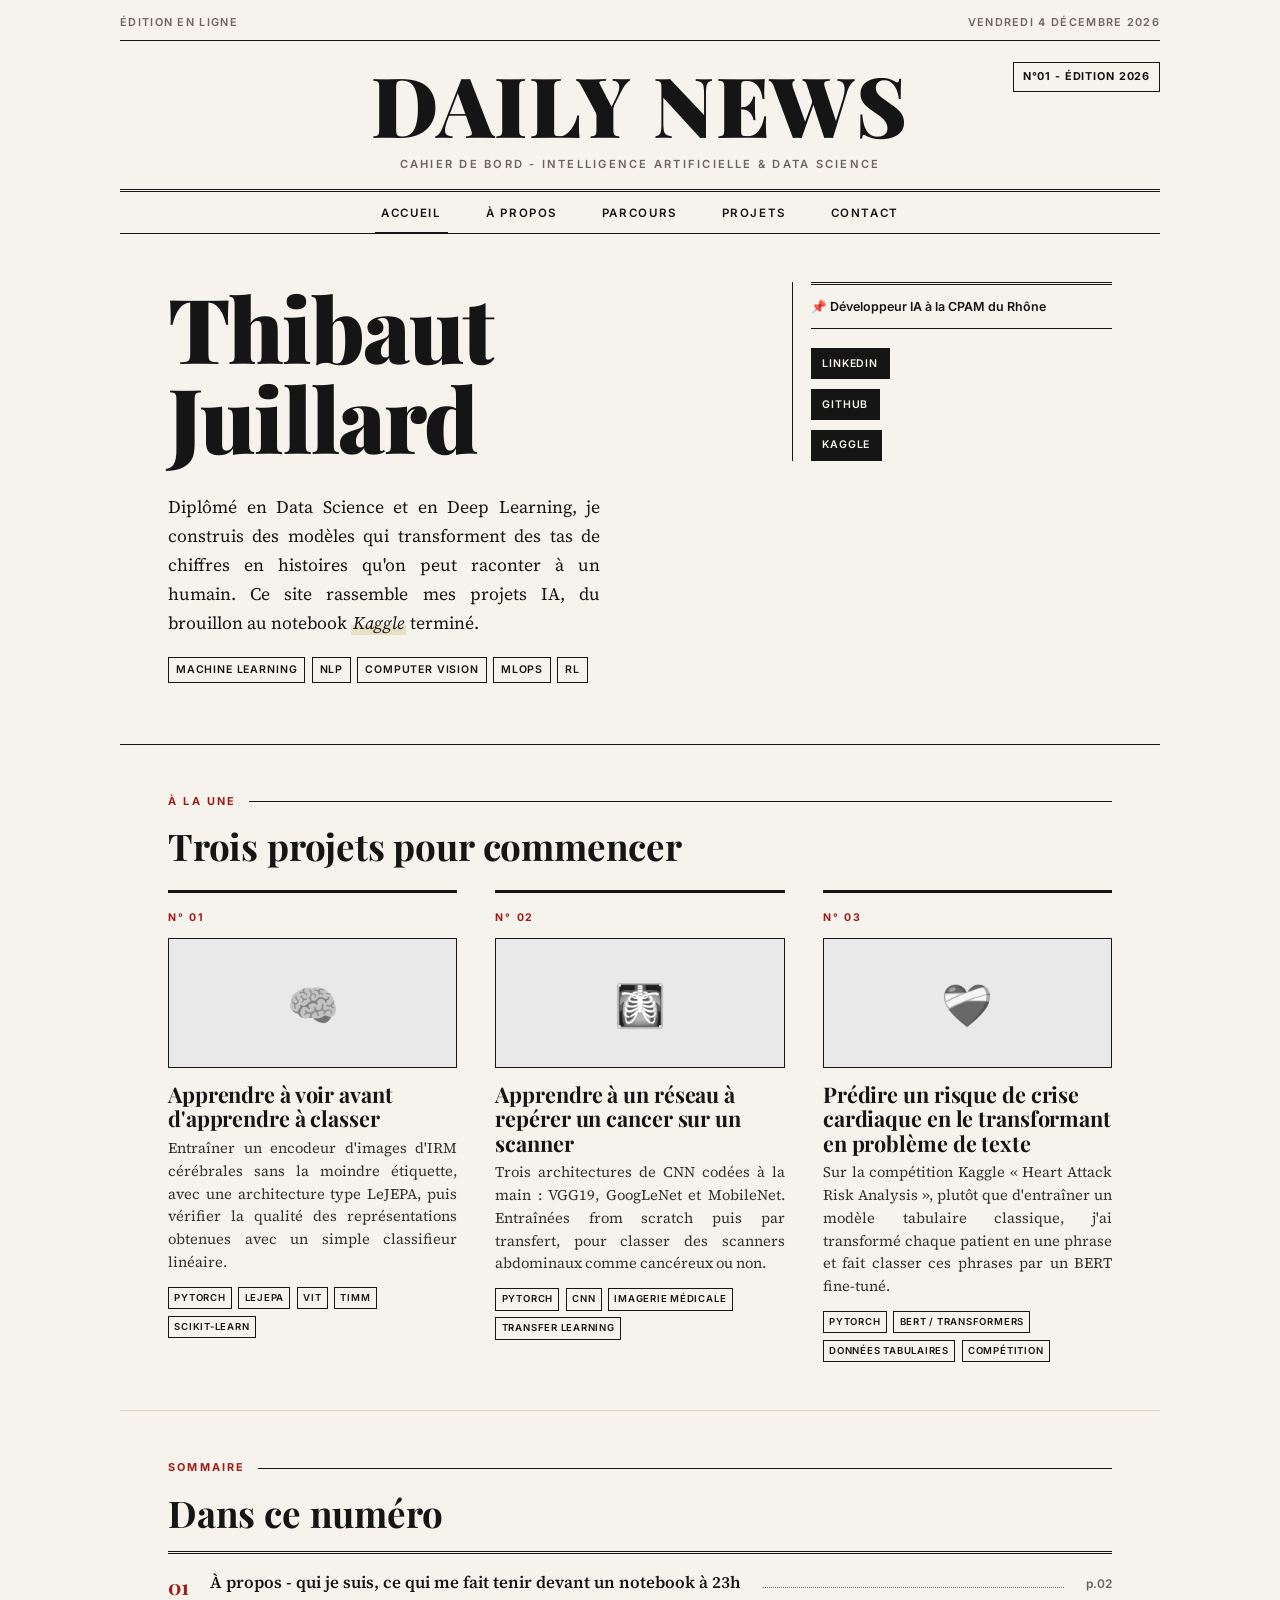
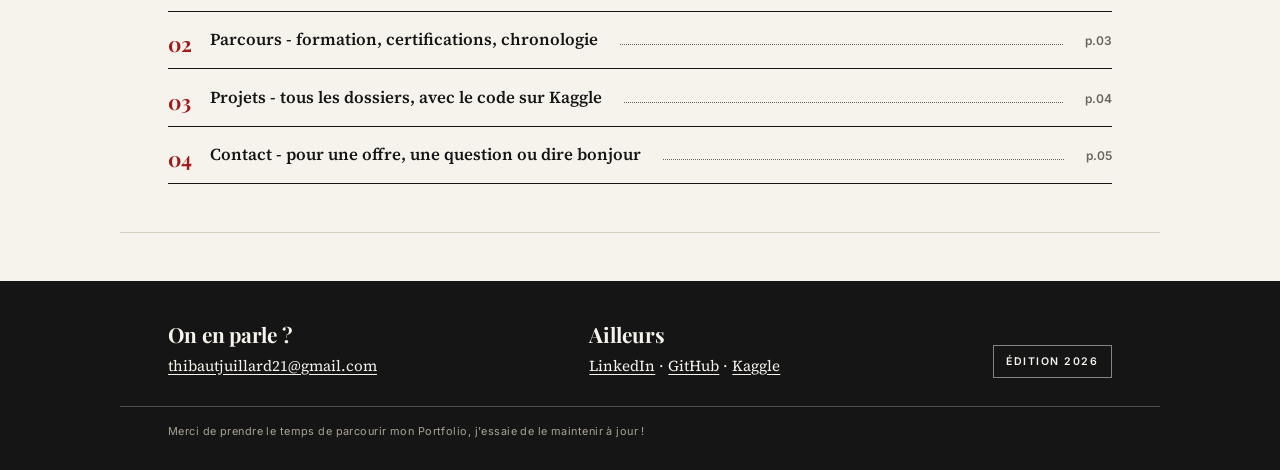
<file: index.html>
<!doctype html>
<html lang="fr">
<head>
<meta charset="utf-8">
<meta name="viewport" content="width=device-width, initial-scale=1">
<title>Thibaut JUILLARD, Data Scientist & Expert IA</title>
<meta name="description" content="Portfolio de Thibaut JUILLARD. Projets de machine learning, data science et IA avancée, avec code sur Kaggle et/ou Github.">
<link rel="stylesheet" href="css/style.css">
</head>
<body>

<header class="masthead">
  <div class="masthead__top">
    <div>
      <h1 class="masthead__title"><a href="index.html">DAILY NEWS</a></h1>
      <p class="masthead__sub">cahier de bord - intelligence artificielle &amp; data science</p>
    </div>
    <span class="masthead__issue">N°01 - <span data-year>édition</span></span>
  </div>
  <nav class="nav" aria-label="Navigation principale">
    <a href="index.html" aria-current="page">Accueil</a>
    <a href="a-propos.html">À propos</a>
    <a href="parcours.html">Parcours</a>
    <a href="projets.html">Projets</a>
    <a href="mailto:thibautjuillard21@gmail.com">Contact</a>
  </nav>
</header>

<main>

  <section class="wrap hero">
    <div>
      <h1><span class="misprint" data-text="Thibaut Juillard">Thibaut Juillard</span></h1>
      <p class="tagline">Diplômé en Data Science et en Deep Learning, je construis des modèles qui transforment des tas de chiffres en histoires qu'on peut raconter à un humain. Ce site rassemble mes projets IA, du brouillon au notebook <span class="hl">Kaggle</span> terminé.</p>
      <ul class="taglist" aria-label="Domaines de travail">
        <li class="stamp stamp--pink">Machine Learning</li>
        <li class="stamp">NLP</li>
        <li class="stamp stamp--blue">Computer Vision</li>
        <li class="stamp">MLOps</li>
        <li class="stamp stamp--yellow">RL</li>
      </ul>
    </div>
    <div class="hero__stamps">
      <p class="availability">📌 Développeur IA à la CPAM du Rhône</p>
      <a class="stamp stamp--solid" href="https://www.linkedin.com/in/thibaut-juillard-b50321193/" target="_blank" rel="noopener">LinkedIn</a>
      <a class="stamp stamp--solid" href="https://github.com/Thibaut3" target="_blank" rel="noopener">GitHub</a>
      <a class="stamp stamp--solid" href="https://www.kaggle.com/thibautjuill" target="_blank" rel="noopener">Kaggle</a>
    </div>
  </section>

  <section class="wrap section torn-bottom">
    <p class="section__label">À la une</p>
    <h2>Trois projets pour commencer</h2>
    <div class="featured-grid">
      <a class="clip-card" href="projet-1.html">
        <div class="clip-card__thumb" style="background:var(--blue);">🧠</div>
        <h3>Apprendre à voir avant d'apprendre à classer</h3>
        <p>Entraîner un encodeur d'images d'IRM cérébrales sans la moindre étiquette, avec une architecture type LeJEPA, puis vérifier la qualité des représentations obtenues avec un simple classifieur linéaire.</p>
        <ul class="taglist">
          <li class="stamp stamp--pink">PyTorch</li>
          <li class="stamp stamp--blue">LeJEPA</li>
          <li class="stamp">ViT</li>
          <li class="stamp">timm</li>
          <li class="stamp">scikit-learn</li>
        </ul>
      </a>

      <a class="clip-card" href="projet-2.html">
        <div class="clip-card__thumb" style="background:var(--pink);">🩻</div>
        <h3>Apprendre à un réseau à repérer un cancer sur un scanner</h3>
        <p>Trois architectures de CNN codées à la main : VGG19, GoogLeNet et MobileNet. Entraînées from scratch puis par transfert, pour classer des scanners abdominaux comme cancéreux ou non.</p>
        <ul class="taglist">
          <li class="stamp stamp--pink">PyTorch</li>
          <li class="stamp stamp--blue">CNN</li>
          <li class="stamp">Imagerie médicale</li>
          <li class="stamp">Transfer Learning</li>
        </ul>
      </a>

      <a class="clip-card" href="projet-3.html">
        <div class="clip-card__thumb" style="background:var(--yellow); color:var(--ink);">❤️‍🩹</div>
        <h3>Prédire un risque de crise cardiaque en le transformant en problème de texte</h3>
        <p>Sur la compétition Kaggle « Heart Attack Risk Analysis », plutôt que d'entraîner un modèle tabulaire classique, j'ai transformé chaque patient en une phrase et fait classer ces phrases par un BERT fine-tuné.</p>
        <ul class="taglist">
          <li class="stamp stamp--pink">PyTorch</li>
          <li class="stamp stamp--blue">BERT / Transformers</li>
          <li class="stamp">Données tabulaires</li>
          <li class="stamp">Compétition</li>
        </ul>
      </a>

    </div>
  </section>

  <section class="wrap section">
    <p class="section__label">Sommaire</p>
    <h2>Dans ce numéro</h2>
    <ul class="toc">
      <li>
        <a href="a-propos.html">À propos - qui je suis, ce qui me fait tenir devant un notebook à 23h</a>
        <span class="dots"></span>
        <span class="page-num">p.02</span>
      </li>
      <li>
        <a href="parcours.html">Parcours - formation, certifications, chronologie</a>
        <span class="dots"></span>
        <span class="page-num">p.03</span>
      </li>
      <li>
        <a href="projets.html">Projets - tous les dossiers, avec le code sur Kaggle</a>
        <span class="dots"></span>
        <span class="page-num">p.04</span>
      </li>
      <li>
        <a href="mailto:thibautjuillard21@gmail.com">Contact - pour une offre, une question ou dire bonjour</a>
        <span class="dots"></span>
        <span class="page-num">p.05</span>
      </li>
    </ul>
  </section>

</main>

<footer class="site-footer">
  <div class="wrap">
    <div>
      <h3>On en parle ?</h3>
      <p><a href="mailto:thibautjuillard21@gmail.com">thibautjuillard21@gmail.com</a></p>
    </div>
    <div>
      <h3>Ailleurs</h3>
      <p>
        <a href="https://www.linkedin.com/in/thibaut-juillard-b50321193/" target="_blank" rel="noopener">LinkedIn</a> ·
        <a href="https://github.com/Thibaut3" target="_blank" rel="noopener">GitHub</a> ·
        <a href="https://www.kaggle.com/thibautjuill" target="_blank" rel="noopener">Kaggle</a>
      </p>
    </div>
    <div class="site-stamp" role="img" aria-label="Édition 2026, imprimé numériquement"><span data-year>Édition</span></div>
  </div>
  <small>Merci de prendre le temps de parcourir mon Portfolio, j'essaie de le maintenir à jour !</small>
</footer>

<script src="js/main.js"></script>
</body>
</html>
</file>
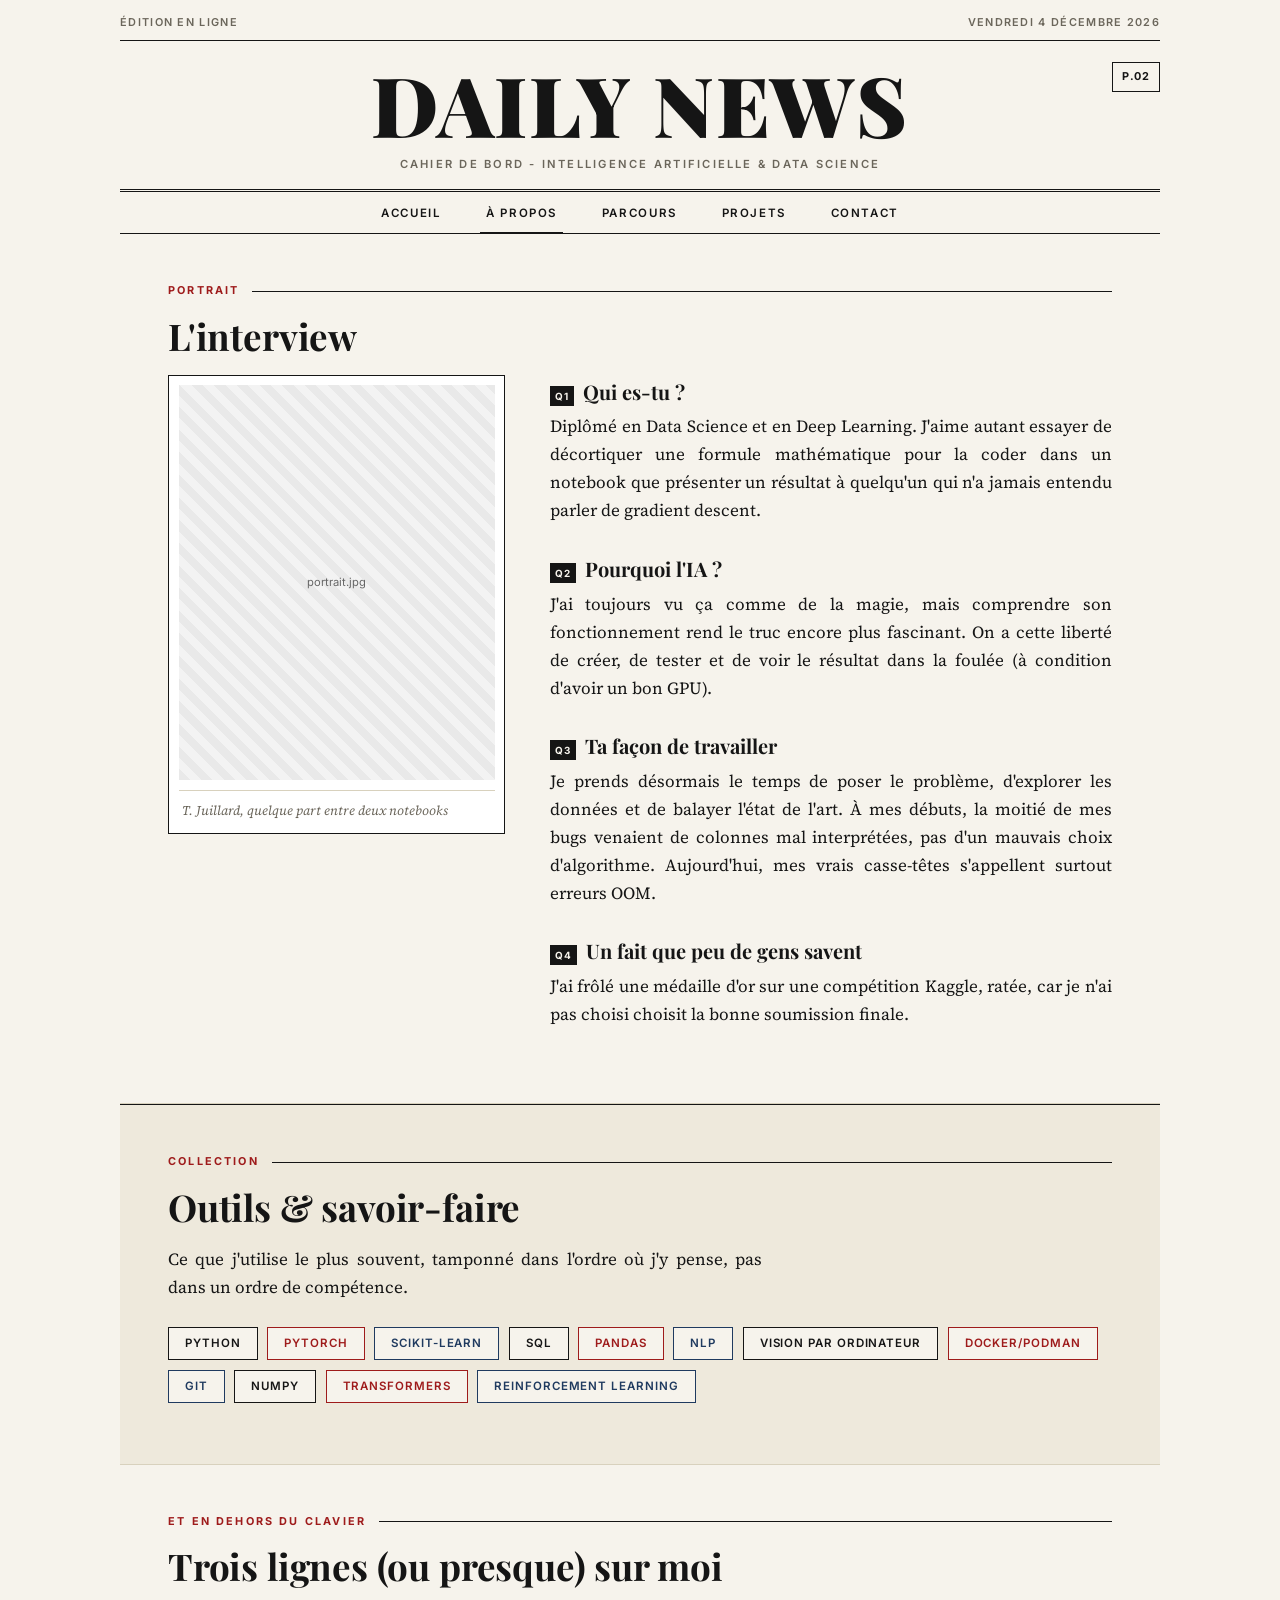
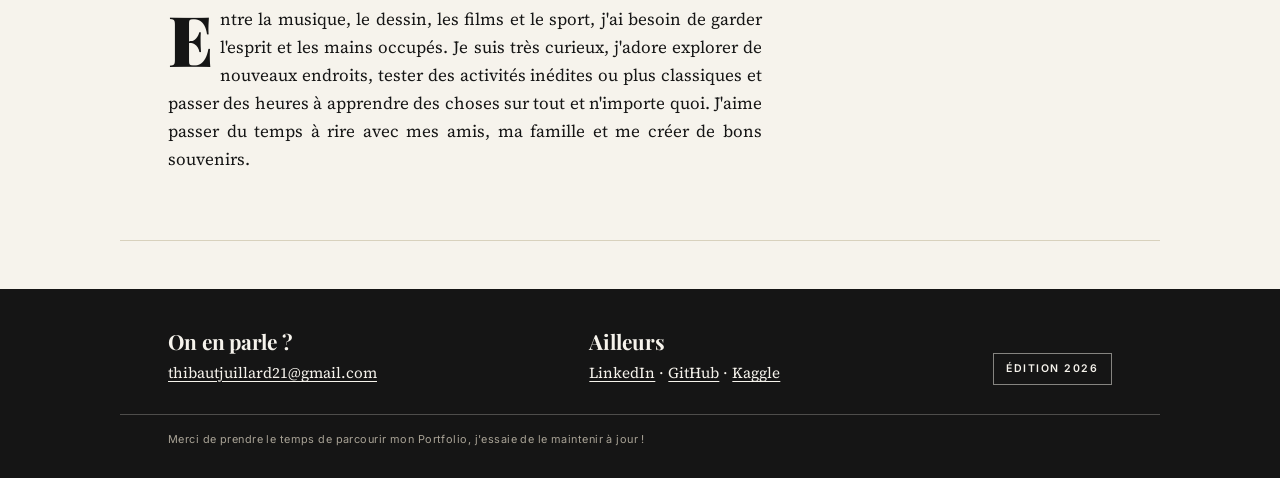
<file: a-propos.html>
<!doctype html>
<html lang="fr">
<head>
<meta charset="utf-8">
<meta name="viewport" content="width=device-width, initial-scale=1">
<title>À propos</title>
<meta name="description" content="Portrait de Thibaut JUILLARD, data scientist et Expert IA.">
<link rel="stylesheet" href="css/style.css">
</head>
<body>

<header class="masthead">
  <div class="masthead__top">
    <div>
      <h1 class="masthead__title"><a href="index.html">DAILY NEWS</a></h1>
      <p class="masthead__sub">cahier de bord - intelligence artificielle &amp; data science</p>
    </div>
    <span class="masthead__issue">p.02</span>
  </div>
  <nav class="nav" aria-label="Navigation principale">
    <a href="index.html">Accueil</a>
    <a href="a-propos.html" aria-current="page">À propos</a>
    <a href="parcours.html">Parcours</a>
    <a href="projets.html">Projets</a>
    <a href="mailto:thibautjuillard21@gmail.com">Contact</a>
  </nav>
</header>

<main>
  <section class="wrap section">
    <p class="section__label">Portrait</p>
    <h2 class="misprint" data-text="L'interview">L'interview</h2>

    <div class="about-grid">
      <figure class="polaroid">
        <span class="tape" aria-hidden="true"></span>
        <div class="photo-placeholder">portrait.jpg</div>
        <figcaption>T. Juillard, quelque part entre deux notebooks</figcaption>
      </figure>

      <div>
        <dl class="qa">
          <dt>Qui es-tu ?</dt>
          <dd>Diplômé en Data Science et en Deep Learning. J'aime autant essayer de décortiquer une formule mathématique pour la coder dans un notebook que présenter un résultat à quelqu'un qui n'a jamais entendu parler de gradient descent.</dd>
        </dl>
        <dl class="qa">
          <dt>Pourquoi l'IA ?</dt>
          <dd>J'ai toujours vu ça comme de la magie, mais comprendre son fonctionnement rend le truc encore plus fascinant. On a cette liberté de créer, de tester et de voir le résultat dans la foulée (à condition d'avoir un bon GPU).</dd>
        </dl>
        <dl class="qa">
          <dt>Ta façon de travailler</dt>
          <dd>Je prends désormais le temps de poser le problème, d'explorer les données et de balayer l'état de l'art. À mes débuts, la moitié de mes bugs venaient de colonnes mal interprétées, pas d'un mauvais choix d'algorithme. Aujourd'hui, mes vrais casse-têtes s'appellent surtout erreurs OOM.</dd>
        </dl>
        <dl class="qa">
          <dt>Un fait que peu de gens savent</dt>
          <dd>J'ai frôlé une médaille d'or sur une compétition Kaggle, ratée, car je n'ai pas choisi choisit la bonne soumission finale.</dd>
        </dl>
      </div>
    </div>
  </section>

  <section class="wrap section halftone" style="background-color:var(--paper-dark);">
    <p class="section__label">Collection</p>
    <h2>Outils &amp; savoir-faire</h2>
    <p class="prose">Ce que j'utilise le plus souvent, tamponné dans l'ordre où j'y pense, pas dans un ordre de compétence.</p>
    <div class="stamp-collection" aria-label="Compétences techniques">
      <div class="skill-stamp" style="--tilt:-7deg; --shift:2px;"><span>Python</span></div>
      <div class="skill-stamp skill-stamp--pink" style="--tilt:5deg; --shift:-8px;"><span>PyTorch</span></div>
      <div class="skill-stamp skill-stamp--blue" style="--tilt:-4deg; --shift:6px;"><span>scikit-learn</span></div>
      <div class="skill-stamp" style="--tilt:8deg; --shift:-4px;"><span>SQL</span></div>
      <div class="skill-stamp skill-stamp--pink" style="--tilt:-6deg; --shift:5px;"><span>Pandas</span></div>
      <div class="skill-stamp skill-stamp--blue" style="--tilt:4deg; --shift:-6px;"><span>NLP</span></div>
      <div class="skill-stamp skill-stamp--lg" style="--tilt:-3deg; --shift:3px;"><span>Vision par ordinateur</span></div>
      <div class="skill-stamp skill-stamp--pink" style="--tilt:7deg; --shift:-3px;"><span>Docker/Podman</span></div>
      <div class="skill-stamp skill-stamp--blue" style="--tilt:-9deg; --shift:4px;"><span>Git</span></div>
      <div class="skill-stamp" style="--tilt:6deg; --shift:-0px;"><span>Numpy</span></div>
      <div class="skill-stamp skill-stamp--pink" style="--tilt:5deg; --shift:-1px;"><span>Transformers</span></div>
      <div class="skill-stamp skill-stamp--blue" style="--tilt:-4deg; --shift:6px;"><span>Reinforcement Learning</span></div>
    </div>
  </section>

  <section class="wrap section">
    <p class="section__label">Et en dehors du clavier</p>
    <h2>Trois lignes (ou presque) sur moi</h2>
    <p class="prose dropcap">Entre la musique, le dessin, les films et le sport, j'ai besoin de garder l'esprit et les mains occupés. Je suis très curieux, j'adore explorer de nouveaux endroits, tester des activités inédites ou plus classiques et passer des heures à apprendre des choses sur tout et n'importe quoi. J'aime passer du temps à rire avec mes amis, ma famille et me créer de bons souvenirs.</p>
  </section>
</main>

<footer class="site-footer">
  <div class="wrap">
    <div>
      <h3>On en parle ?</h3>
      <p><a href="mailto:thibautjuillard21@gmail.com">thibautjuillard21@gmail.com</a></p>
    </div>
    <div>
      <h3>Ailleurs</h3>
      <p>
        <a href="https://www.linkedin.com/in/thibaut-juillard-b50321193/" target="_blank" rel="noopener">LinkedIn</a> ·
        <a href="https://github.com/Thibaut3" target="_blank" rel="noopener">GitHub</a> ·
        <a href="https://www.kaggle.com/thibautjuill" target="_blank" rel="noopener">Kaggle</a>
      </p>
    </div>
    <div class="site-stamp" role="img" aria-label="Édition 2026, imprimé numériquement"><span data-year>Édition</span></div>
  </div>
  <small>Merci de prendre le temps de parcourir mon Portfolio, j'essaie de le maintenir à jour !</small>
</footer>

<script src="js/main.js"></script>
</body>
</html>
</file>
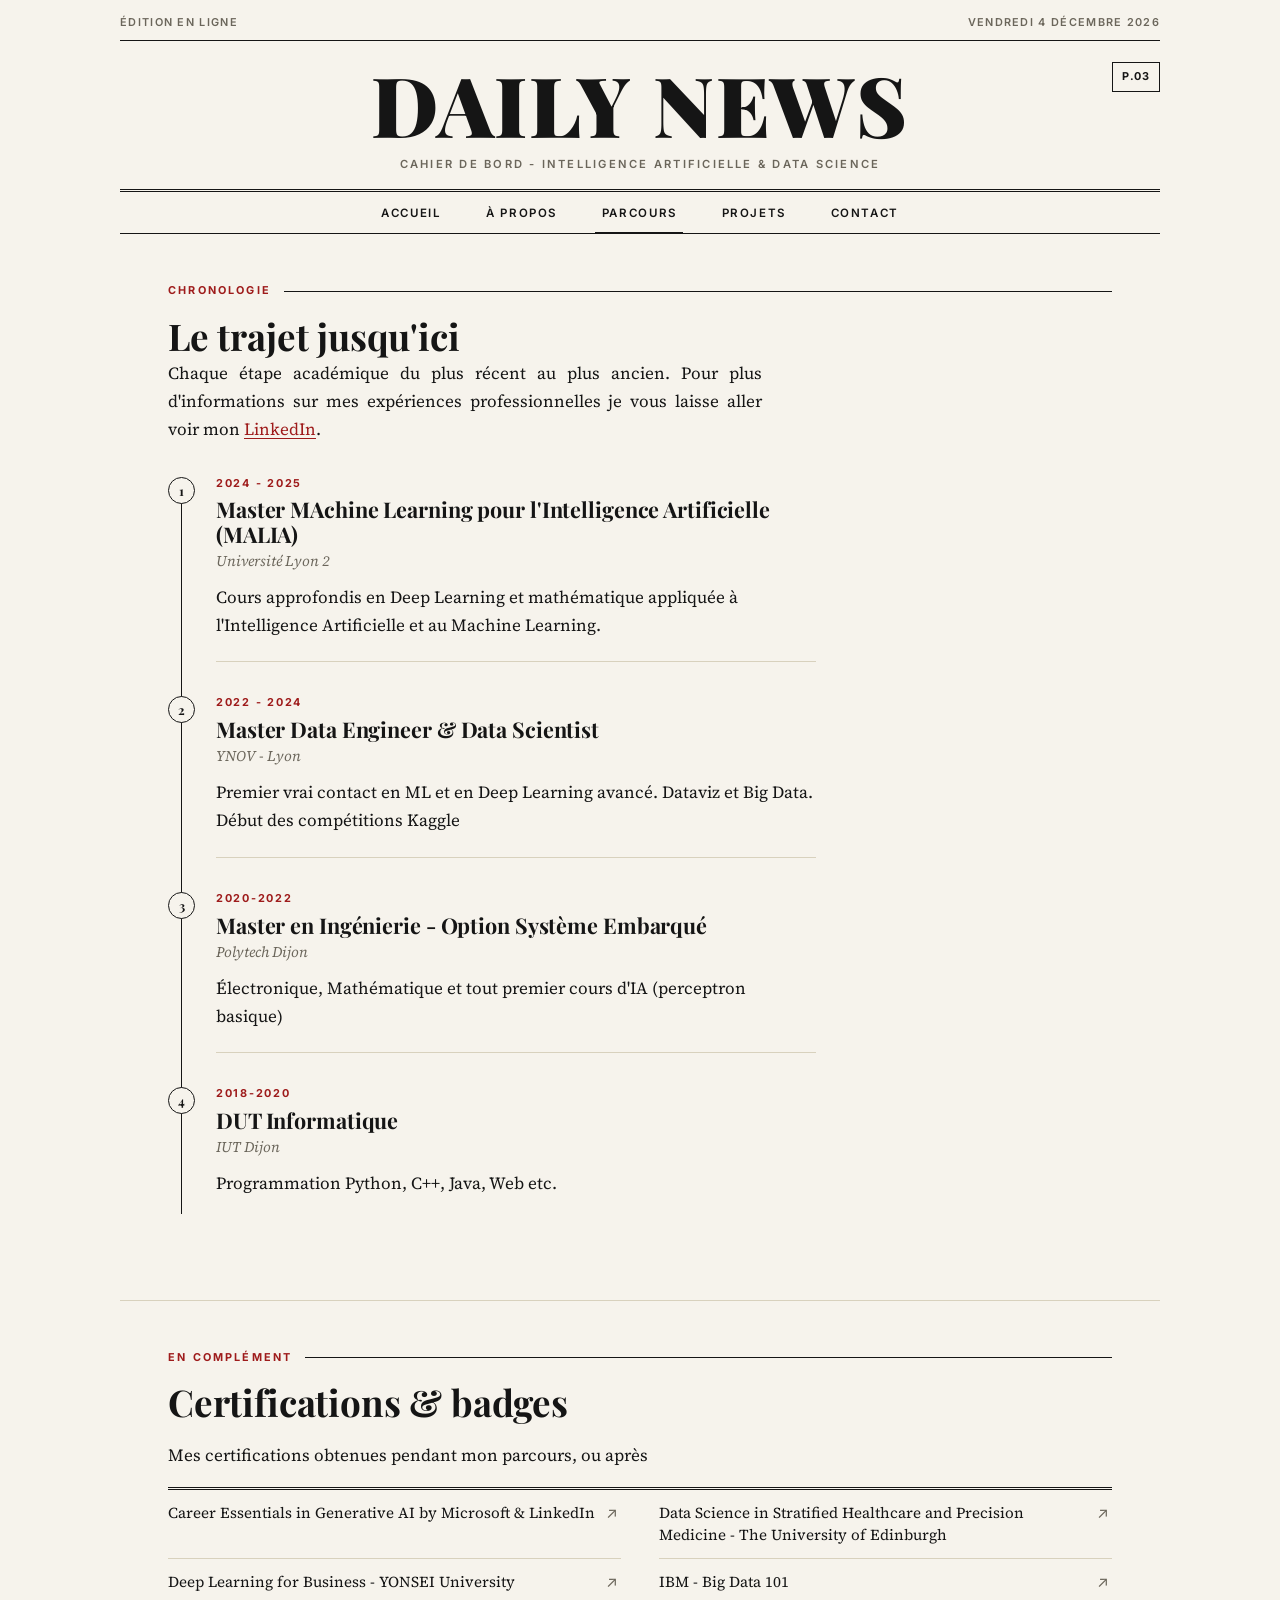
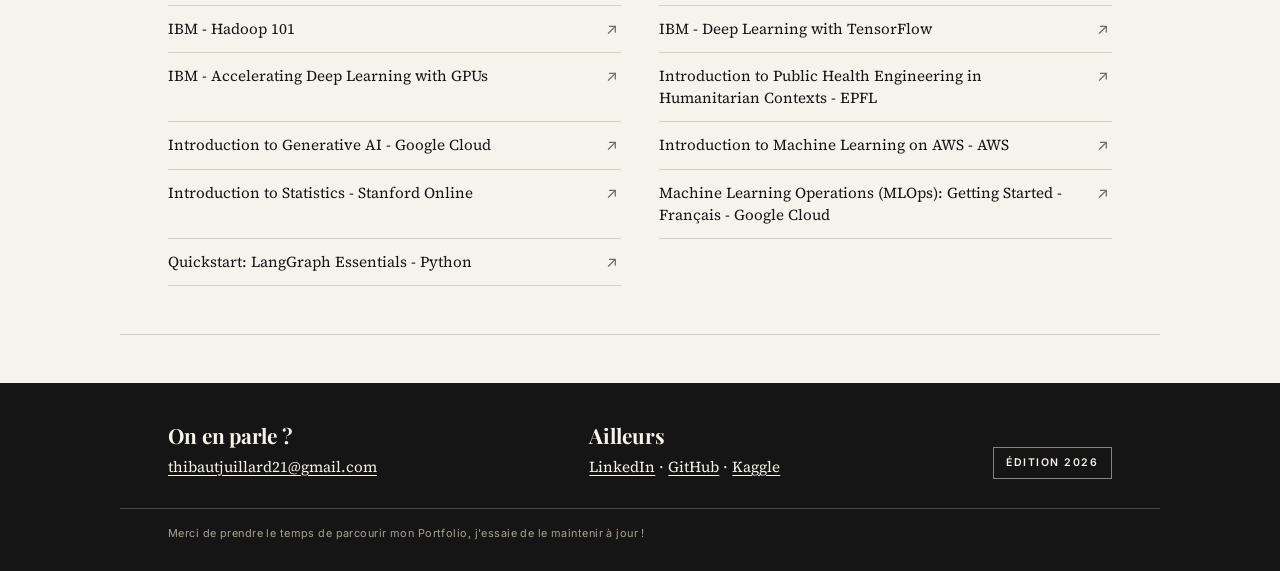
<file: parcours.html>
<!doctype html>
<html lang="fr">
<head>
<meta charset="utf-8">
<meta name="viewport" content="width=device-width, initial-scale=1">
<title>Parcours</title>
<meta name="description" content="Formation et certifications de Thibaut JUILLRAD.">
<link rel="stylesheet" href="css/style.css">
</head>
<body>

<header class="masthead">
  <div class="masthead__top">
    <div>
      <h1 class="masthead__title"><a href="index.html">DAILY NEWS</a></h1>
      <p class="masthead__sub">cahier de bord - intelligence artificielle &amp; data science</p>
    </div>
    <span class="masthead__issue">p.03</span>
  </div>
  <nav class="nav" aria-label="Navigation principale">
    <a href="index.html">Accueil</a>
    <a href="a-propos.html">À propos</a>
    <a href="parcours.html" aria-current="page">Parcours</a>
    <a href="projets.html">Projets</a>
    <a href="mailto:thibautjuillard21@gmail.com">Contact</a>
  </nav>
</header>

<main>
  <section class="wrap section">
    <p class="section__label">Chronologie</p>
    <h2 class="misprint" data-text="Le trajet jusqu'ici">Le trajet jusqu'ici</h2>
    <p class="prose">Chaque étape académique du plus récent au plus ancien. Pour plus d'informations sur mes expériences professionnelles je vous laisse aller voir mon <a href="#LinkedIn">LinkedIn</a>.</p>

    <div class="timeline">

      <article class="ticket">
        <span class="date">2024 - 2025</span>
        <h3>Master MAchine Learning pour l'Intelligence Artificielle (MALIA)</h3>
        <span class="place">Université Lyon 2</span>
        <p>Cours approfondis en Deep Learning et mathématique appliquée à l'Intelligence Artificielle et au Machine Learning.</p>
      </article>

      <article class="ticket">
        <span class="date">2022 - 2024</span>
        <h3>Master Data Engineer & Data Scientist</h3>
        <span class="place">YNOV - Lyon</span>
        <p>Premier vrai contact en ML et en Deep Learning avancé. Dataviz et Big Data. Début des compétitions Kaggle</p>
      </article>

      <article class="ticket">
        <span class="date">2020-2022</span>
        <h3>Master en Ingénierie - Option Système Embarqué</h3>
        <span class="place">Polytech Dijon</span>
        <p>Électronique, Mathématique et tout premier cours d'IA (perceptron basique)</p>
      </article>

      <article class="ticket">
        <span class="date">2018-2020</span>
        <h3>DUT Informatique</h3>
        <span class="place">IUT Dijon</span>
        <p>Programmation Python, C++, Java, Web etc.</p>
      </article>

    </div>
  </section>

  <section class="wrap section">
    <p class="section__label">En complément</p>
    <h2>Certifications &amp; badges</h2>
    <p class="prose">Mes certifications obtenues pendant mon parcours, ou après</p>
    <div class="cert-row">
      <span class="stamp--pink"><a href="ressources/certification/Career%20Essentials%20in%20Generatve%20AI%20Microsoft%20et%20LinkedIn.jpg">Career Essentials in Generative AI by Microsoft & LinkedIn</a></span>
      <span class="stamp--blue"><a href="ressources/certification/Data%20Science%20in%20Stratified%20Healthcare%20and%20Precision%20Medicine.pdf">Data Science in Stratified Healthcare and Precision Medicine - The University of Edinburgh</a></span>
      <span class="stamp--yellow"><a href="ressources/certification/Deep%20Learning%20For%20Business.pdf">Deep Learning for Business - YONSEI University</a></span>
      <span><a href="ressources/certification/IBM%20BD0101EN%20Certificate%20_%20Cognitive%20Class.pdf">IBM - Big Data 101</a></span>
      <span class="stamp--pink"><a href="ressources/certification/IBM%20BD0111EN%20Certificate%20_%20Cognitive%20Class.pdf">IBM - Hadoop 101</a></span>
      <span class="stamp--blue"><a href="ressources/certification/IBM%20ML0120EN%20Certificate%20_%20Cognitive%20Class.pdf">IBM - Deep Learning with TensorFlow</a></span>
      <span class="stamp--yellow"><a href="ressources/certification/IBM%20ML0122ENv3%20Certificate%20_%20Cognitive%20Class.pdf">IBM - Accelerating Deep Learning with GPUs</a></span>
      <span><a href="ressources/certification/Intro%20to%20Public%20Health%20Engineering%20in%20Humanitarian%20Contexts.pdf">Introduction to Public Health Engineering in
Humanitarian Contexts - EPFL</a></span>
      <span class="stamp--pink"><a href="ressources/certification/Introduction%20to%20Generative%20AI.pdf">Introduction to Generative AI - Google Cloud</a></span>
      <span class="stamp--blue"><a href="ressources/certification/Introduction%20to%20ML%20on%20AWS.pdf">Introduction to Machine Learning on AWS - AWS</a></span>
      <span class="stamp--yellow"><a href="ressources/certification/Introduction%20to%20Statistics%20Stanford.pdf">Introduction to Statistics - Stanford Online</a></span>
      <span><a href="ressources/certification/MLOps%20Google.pdf">Machine Learning Operations (MLOps): Getting
Started - Français - Google Cloud</a></span>
      <span class="stamp--pink"><a href="ressources/certification/LangGraph%20-%202026-10-09.pdf">Quickstart: LangGraph Essentials - Python</a></span>
    </div>
  </section>
</main>

<footer class="site-footer">
  <div class="wrap">
    <div>
      <h3>On en parle ?</h3>
      <p><a href="mailto:thibautjuillard21@gmail.com">thibautjuillard21@gmail.com</a></p>
    </div>
    <div>
      <h3>Ailleurs</h3>
      <p>
        <a href="https://www.linkedin.com/in/thibaut-juillard-b50321193/" target="_blank" rel="noopener">LinkedIn</a> ·
        <a href="https://github.com/Thibaut3" target="_blank" rel="noopener">GitHub</a> ·
        <a href="https://www.kaggle.com/thibautjuill" target="_blank" rel="noopener">Kaggle</a>
      </p>
    </div>
    <div class="site-stamp" role="img" aria-label="Édition 2026, imprimé numériquement"><span data-year>Édition</span></div>
  </div>
  <small>Merci de prendre le temps de parcourir mon Portfolio, j'essaie de le maintenir à jour !</small>
</footer>

<script src="js/main.js"></script>
</body>
</html>
</file>
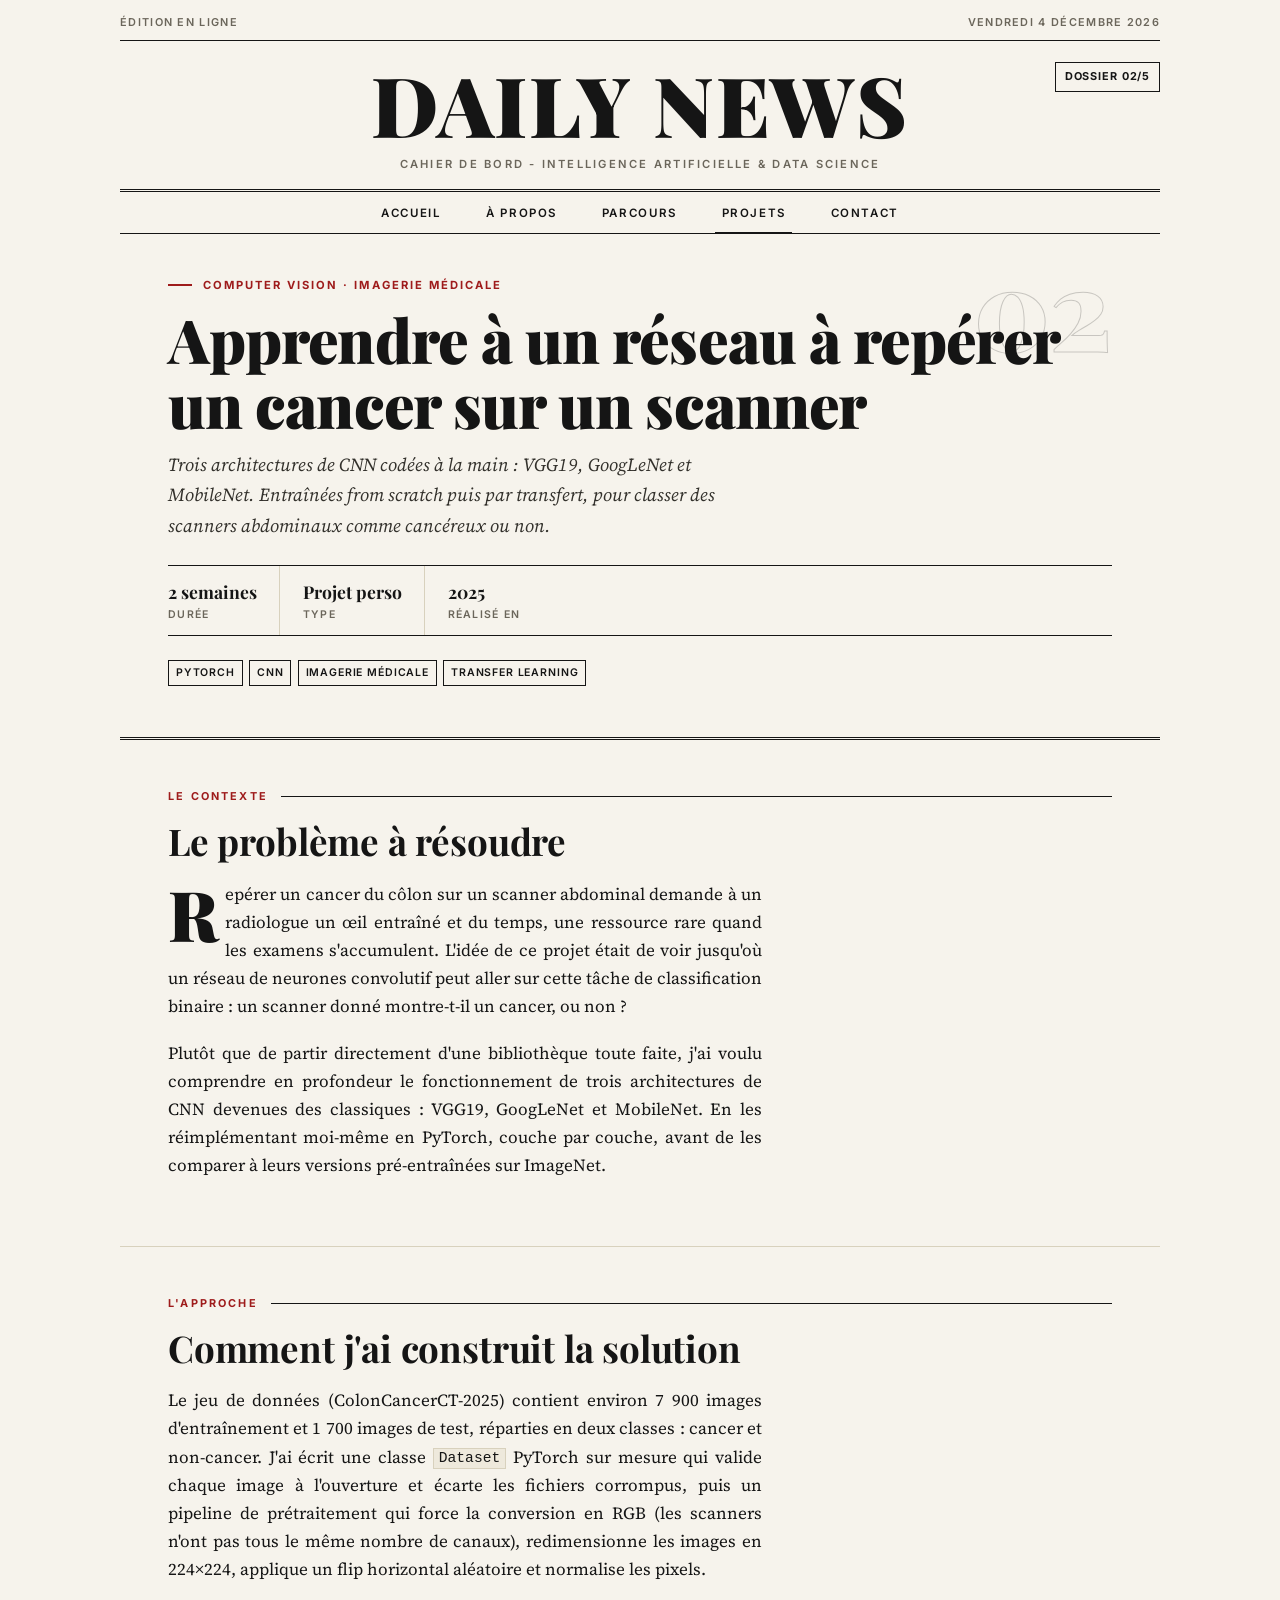
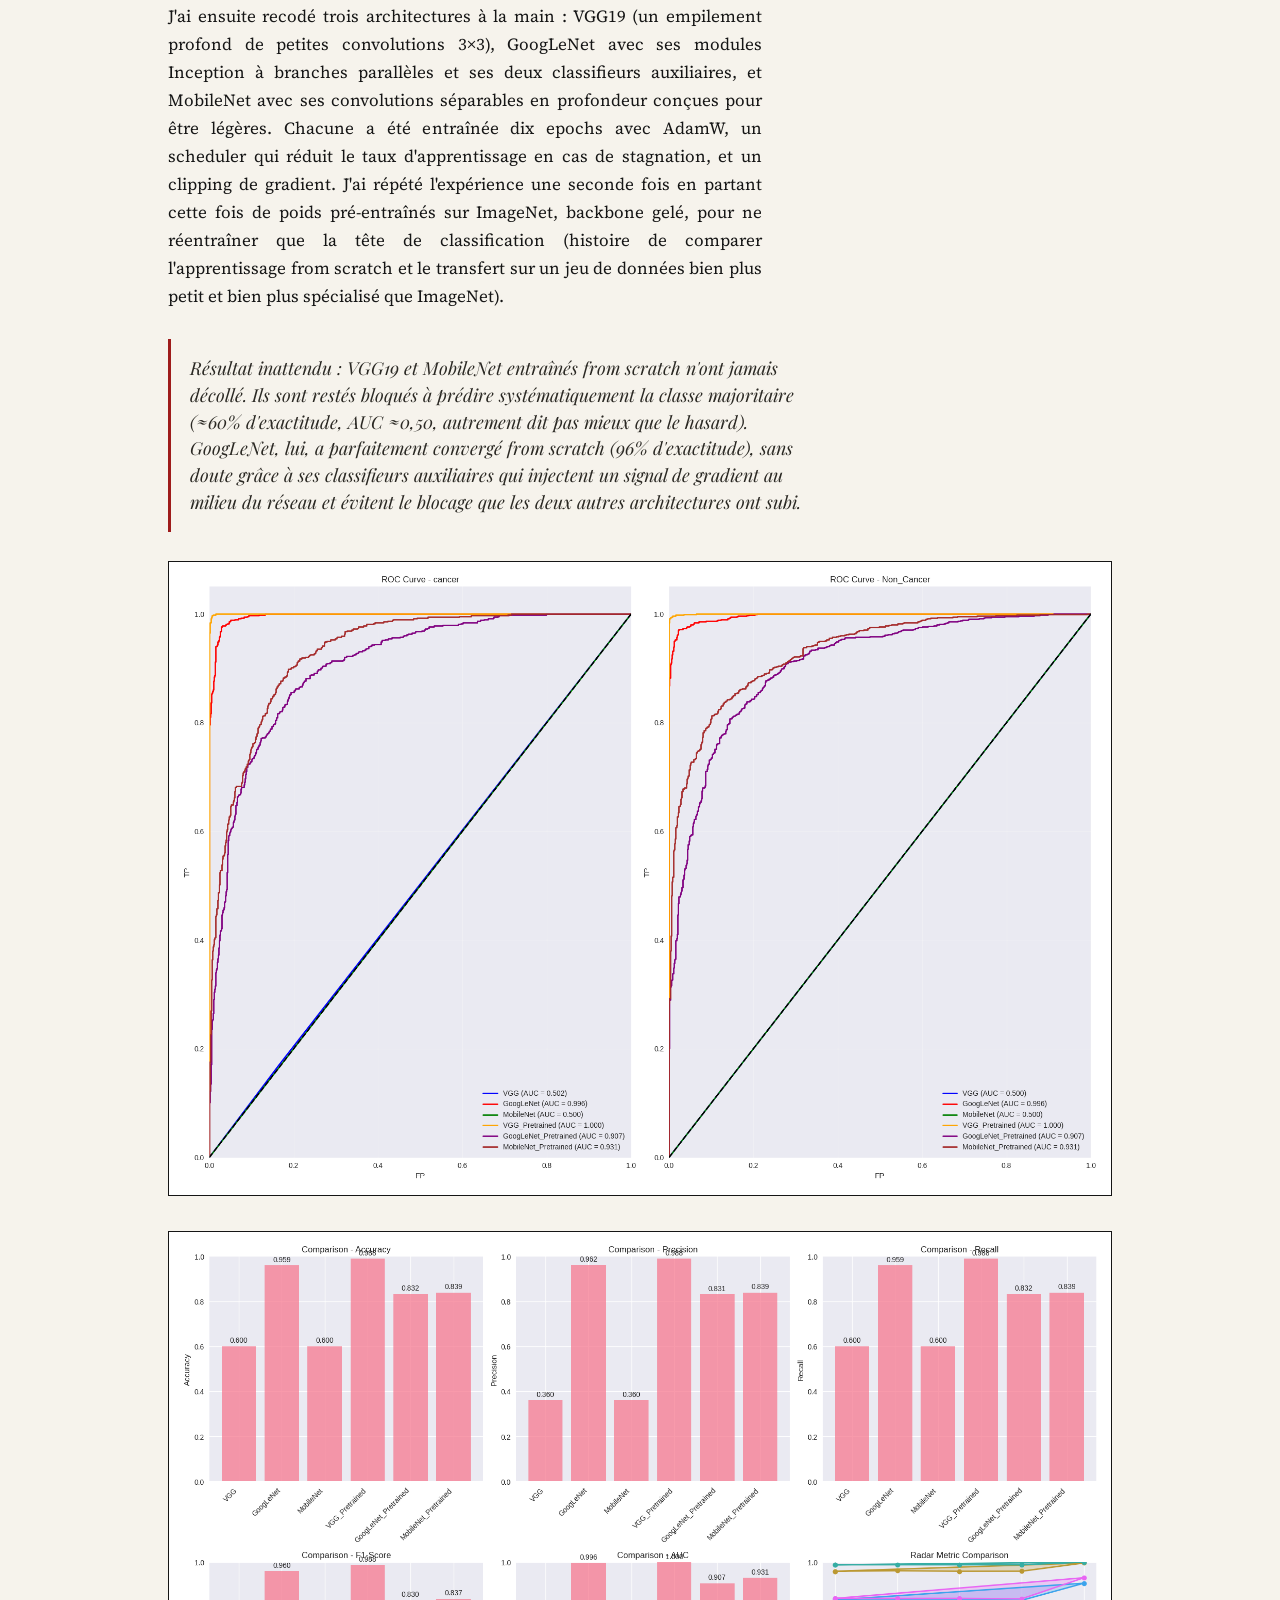
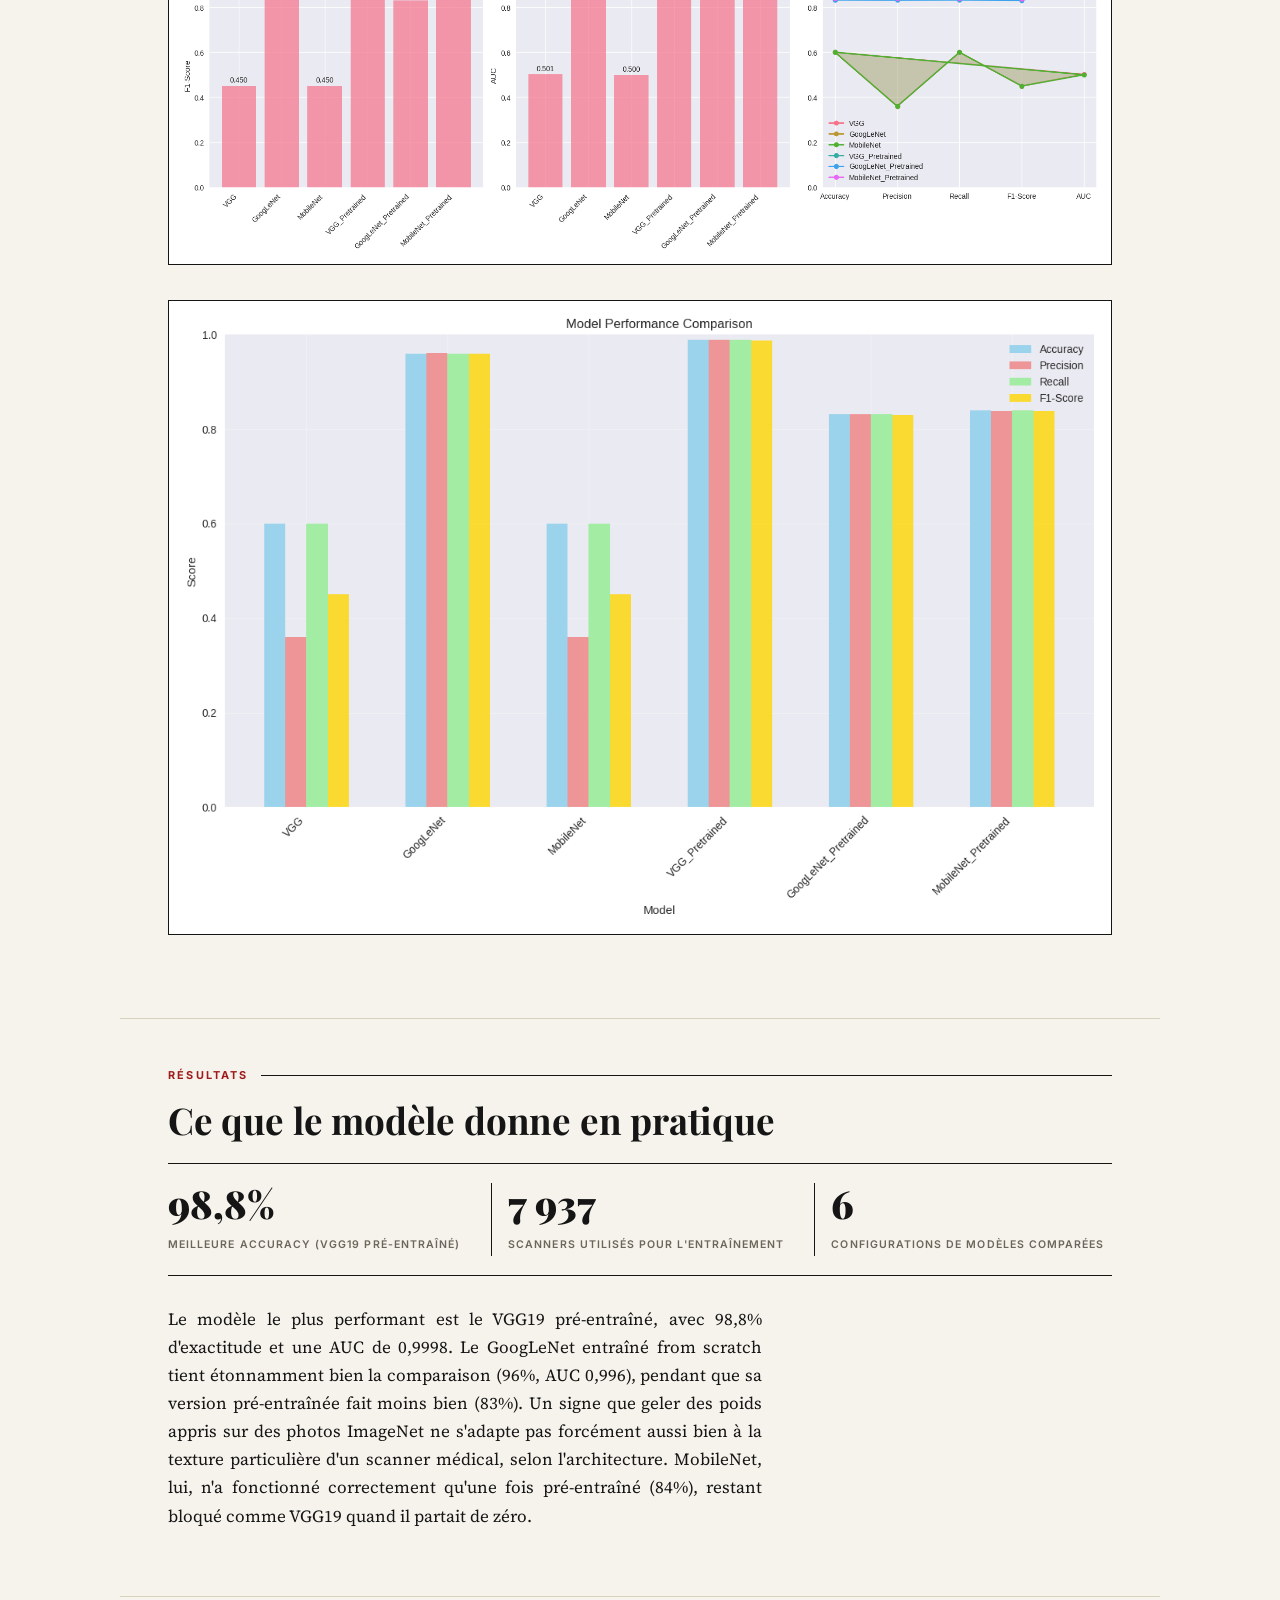
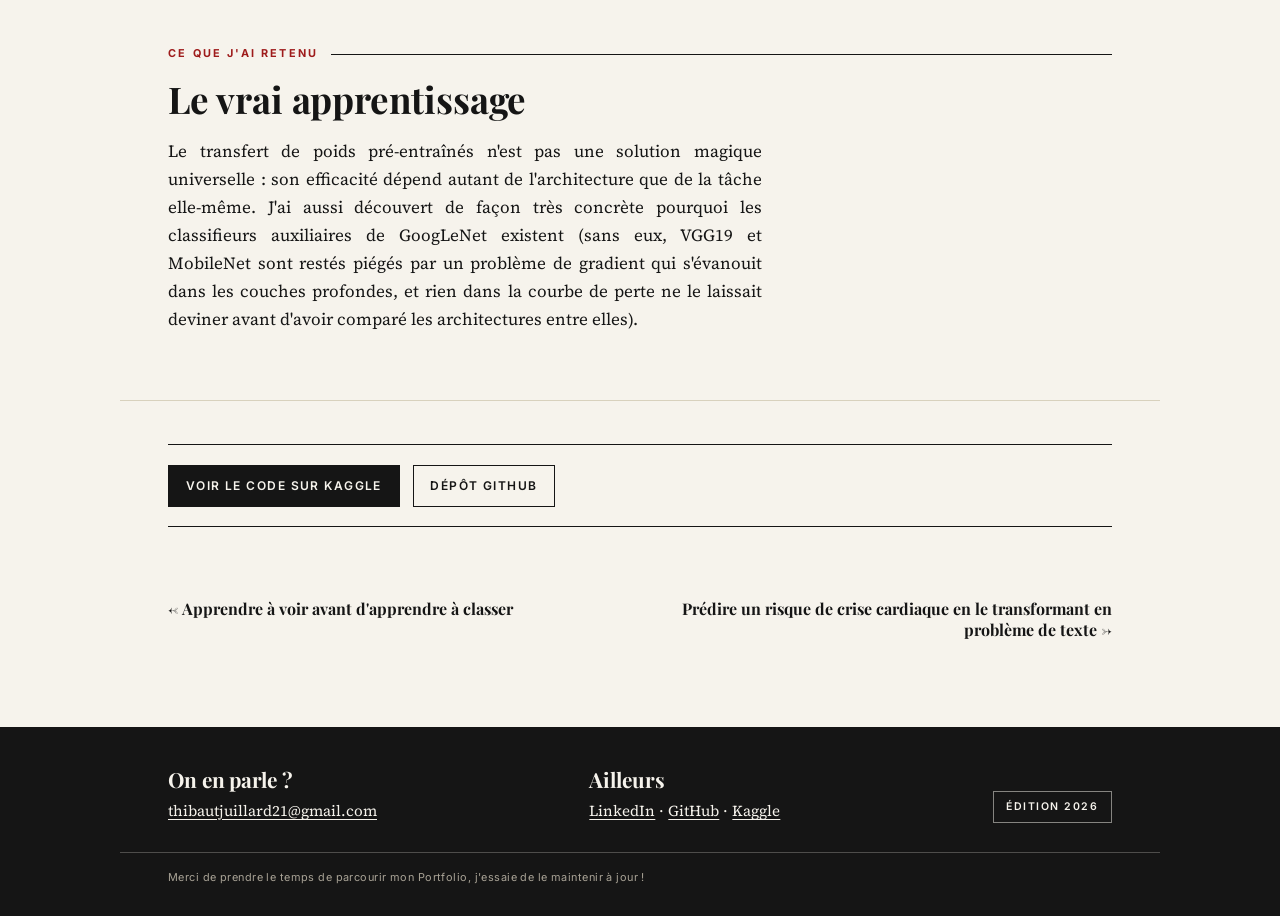
<file: projet-2.html>
<!doctype html>
<html lang="fr">
<head>
<meta charset="utf-8">
<meta name="viewport" content="width=device-width, initial-scale=1">
<title>Apprendre à un réseau à repérer un cancer sur un scanner</title>
<meta name="description" content="Détection du cancer du côlon sur des scanners abdominaux : trois architectures de CNN (VGG19, GoogLeNet, MobileNet) codées à la main et comparées, from scratch et par transfert.">
<link rel="stylesheet" href="css/style.css">
</head>
<body>

<header class="masthead">
  <div class="masthead__top">
    <div>
      <h1 class="masthead__title"><a href="index.html">DAILY NEWS</a></h1>
      <p class="masthead__sub">cahier de bord - intelligence artificielle &amp; data science</p>
    </div>
    <span class="masthead__issue">Dossier <span num-projet></span>/<span nb-projets></span></span></span>
  </div>
  <nav class="nav" aria-label="Navigation principale">
    <a href="index.html">Accueil</a>
    <a href="a-propos.html">À propos</a>
    <a href="parcours.html">Parcours</a>
    <a href="projets.html" aria-current="page">Projets</a>
    <a href="mailto:thibautjuillard21@gmail.com">Contact</a>
  </nav>
</header>

<main>

  <section class="wrap project-hero torn-bottom">
    <p class="dossier-num" aria-hidden="true" num-projet></p>
    <p class="kicker">Computer Vision · Imagerie Médicale</p>
    <h1 class="misprint" data-text="Apprendre à un réseau à repérer un cancer sur un scanner">Apprendre à un réseau à repérer un cancer sur un scanner</h1>
    <p class="subtitle">Trois architectures de CNN codées à la main : VGG19, GoogLeNet et MobileNet. Entraînées from scratch puis par transfert, pour classer des scanners abdominaux comme cancéreux ou non.</p>

    <div class="meta-row">
      <div class="meta-box"><b>2 semaines</b>Durée</div>
      <div class="meta-box"><b>Projet perso</b>Type</div>
      <div class="meta-box"><b>2025</b>Réalisé en</div>
    </div>

    <ul class="taglist" aria-label="Technologies utilisées">
      <li class="stamp stamp--pink">PyTorch</li>
      <li class="stamp stamp--blue">CNN</li>
      <li class="stamp">Imagerie médicale</li>
      <li class="stamp">Transfer Learning</li>
    </ul>
  </section>

  <section class="wrap section">
    <p class="section__label">Le contexte</p>
    <h2>Le problème à résoudre</h2>
    <div class="prose">
      <p class="dropcap">Repérer un cancer du côlon sur un scanner abdominal demande à un radiologue un œil entraîné et du temps, une ressource rare quand les examens s'accumulent. L'idée de ce projet était de voir jusqu'où un réseau de neurones convolutif peut aller sur cette tâche de classification binaire : un scanner donné montre-t-il un cancer, ou non ?</p>
      <p>Plutôt que de partir directement d'une bibliothèque toute faite, j'ai voulu comprendre en profondeur le fonctionnement de trois architectures de CNN devenues des classiques : VGG19, GoogLeNet et MobileNet. En les réimplémentant moi-même en PyTorch, couche par couche, avant de les comparer à leurs versions pré-entraînées sur ImageNet.</p>
    </div>
  </section>

  <section class="wrap section">
    <p class="section__label">L'approche</p>
    <h2>Comment j'ai construit la solution</h2>
    <div class="prose">
      <p>Le jeu de données (ColonCancerCT-2025) contient environ 7 900 images d'entraînement et 1 700 images de test, réparties en deux classes : cancer et non-cancer. J'ai écrit une classe <code>Dataset</code> PyTorch sur mesure qui valide chaque image à l'ouverture et écarte les fichiers corrompus, puis un pipeline de prétraitement qui force la conversion en RGB (les scanners n'ont pas tous le même nombre de canaux), redimensionne les images en 224×224, applique un flip horizontal aléatoire et normalise les pixels.</p>
      <p>J'ai ensuite recodé trois architectures à la main : VGG19 (un empilement profond de petites convolutions 3×3), GoogLeNet avec ses modules Inception à branches parallèles et ses deux classifieurs auxiliaires, et MobileNet avec ses convolutions séparables en profondeur conçues pour être légères. Chacune a été entraînée dix epochs avec AdamW, un scheduler qui réduit le taux d'apprentissage en cas de stagnation, et un clipping de gradient. J'ai répété l'expérience une seconde fois en partant cette fois de poids pré-entraînés sur ImageNet, backbone gelé, pour ne réentraîner que la tête de classification (histoire de comparer l'apprentissage from scratch et le transfert sur un jeu de données bien plus petit et bien plus spécialisé que ImageNet).</p>
    </div>
    <p class="margin-note">Résultat inattendu : VGG19 et MobileNet entraînés from scratch n'ont jamais décollé. Ils sont restés bloqués à prédire systématiquement la classe majoritaire (≈60% d'exactitude, AUC ≈0,50, autrement dit pas mieux que le hasard). GoogLeNet, lui, a parfaitement convergé from scratch (96% d'exactitude), sans doute grâce à ses classifieurs auxiliaires qui injectent un signal de gradient au milieu du réseau et évitent le blocage que les deux autres architectures ont subi.</p>

    <div class="visual-frame"><img src="ressources/projet2/p2_roc_curves.png" alt="ROC Curves des modèles"></div>
    <div class="visual-frame"><img src="ressources/projet2/p2_comparaison.png" alt="Comparaison modèles"></div>
    <div class="visual-frame"><img src="ressources/projet2/p2_performance_comparaison.png" alt="Comparaison des performances des modèles"></div>
  </section>

  <section class="wrap section">
    <p class="section__label">Résultats</p>
    <h2>Ce que le modèle donne en pratique</h2>
    <div class="stat-grid">
      <div class="stat"><b>98,8%</b><span>Meilleure accuracy (VGG19 pré-entraîné)</span></div>
      <div class="stat"><b>7 937</b><span>Scanners utilisés pour l'entraînement</span></div>
      <div class="stat"><b>6</b><span>Configurations de modèles comparées</span></div>
    </div>
    <p class="prose">Le modèle le plus performant est le VGG19 pré-entraîné, avec 98,8% d'exactitude et une AUC de 0,9998. Le GoogLeNet entraîné from scratch tient étonnamment bien la comparaison (96%, AUC 0,996), pendant que sa version pré-entraînée fait moins bien (83%). Un signe que geler des poids appris sur des photos ImageNet ne s'adapte pas forcément aussi bien à la texture particulière d'un scanner médical, selon l'architecture. MobileNet, lui, n'a fonctionné correctement qu'une fois pré-entraîné (84%), restant bloqué comme VGG19 quand il partait de zéro.</p>
  </section>

  <section class="wrap section">
    <p class="section__label">Ce que j'ai retenu</p>
    <h2>Le vrai apprentissage</h2>
    <div class="prose">
      <p>Le transfert de poids pré-entraînés n'est pas une solution magique universelle : son efficacité dépend autant de l'architecture que de la tâche elle-même. J'ai aussi découvert de façon très concrète pourquoi les classifieurs auxiliaires de GoogLeNet existent (sans eux, VGG19 et MobileNet sont restés piégés par un problème de gradient qui s'évanouit dans les couches profondes, et rien dans la courbe de perte ne le laissait deviner avant d'avoir comparé les architectures entre elles).</p>
    </div>
  </section>

  <section class="wrap section--tight">
    <div class="code-links">
      <a class="btn" href="https://www.kaggle.com/code/thibautjuill/cv-colon-cancer-classification" target="_blank" rel="noopener">Voir le code sur Kaggle</a>
      <a class="btn btn--outline" href="https://github.com/Thibaut3/CV-Colon-Cancer-Classification" target="_blank" rel="noopener">Dépôt GitHub</a>
    </div>
  </section>

  <nav class="wrap project-pager" aria-label="Navigation entre projets">
    <a href="projet-1.html">← Apprendre à voir avant d'apprendre à classer</a>
    <a href="projet-3.html">Prédire un risque de crise cardiaque en le transformant en problème de texte →</a>
  </nav>

</main>

<footer class="site-footer">
  <div class="wrap">
    <div>
      <h3>On en parle ?</h3>
      <p><a href="mailto:thibautjuillard21@gmail.com">thibautjuillard21@gmail.com</a></p>
    </div>
    <div>
      <h3>Ailleurs</h3>
      <p>
        <a href="https://www.linkedin.com/in/thibaut-juillard-b50321193/" target="_blank" rel="noopener">LinkedIn</a> ·
        <a href="https://github.com/Thibaut3" target="_blank" rel="noopener">GitHub</a> ·
        <a href="https://www.kaggle.com/thibautjuill" target="_blank" rel="noopener">Kaggle</a>
      </p>
    </div>
    <div class="site-stamp" role="img" aria-label="Édition 2026, imprimé numériquement"><span data-year>Édition</span></div>
  </div>
  <small>Merci de prendre le temps de parcourir mon Portfolio, j'essaie de le maintenir à jour !</small>
</footer>

<script src="js/main.js"></script>
</body>
</html>
</file>
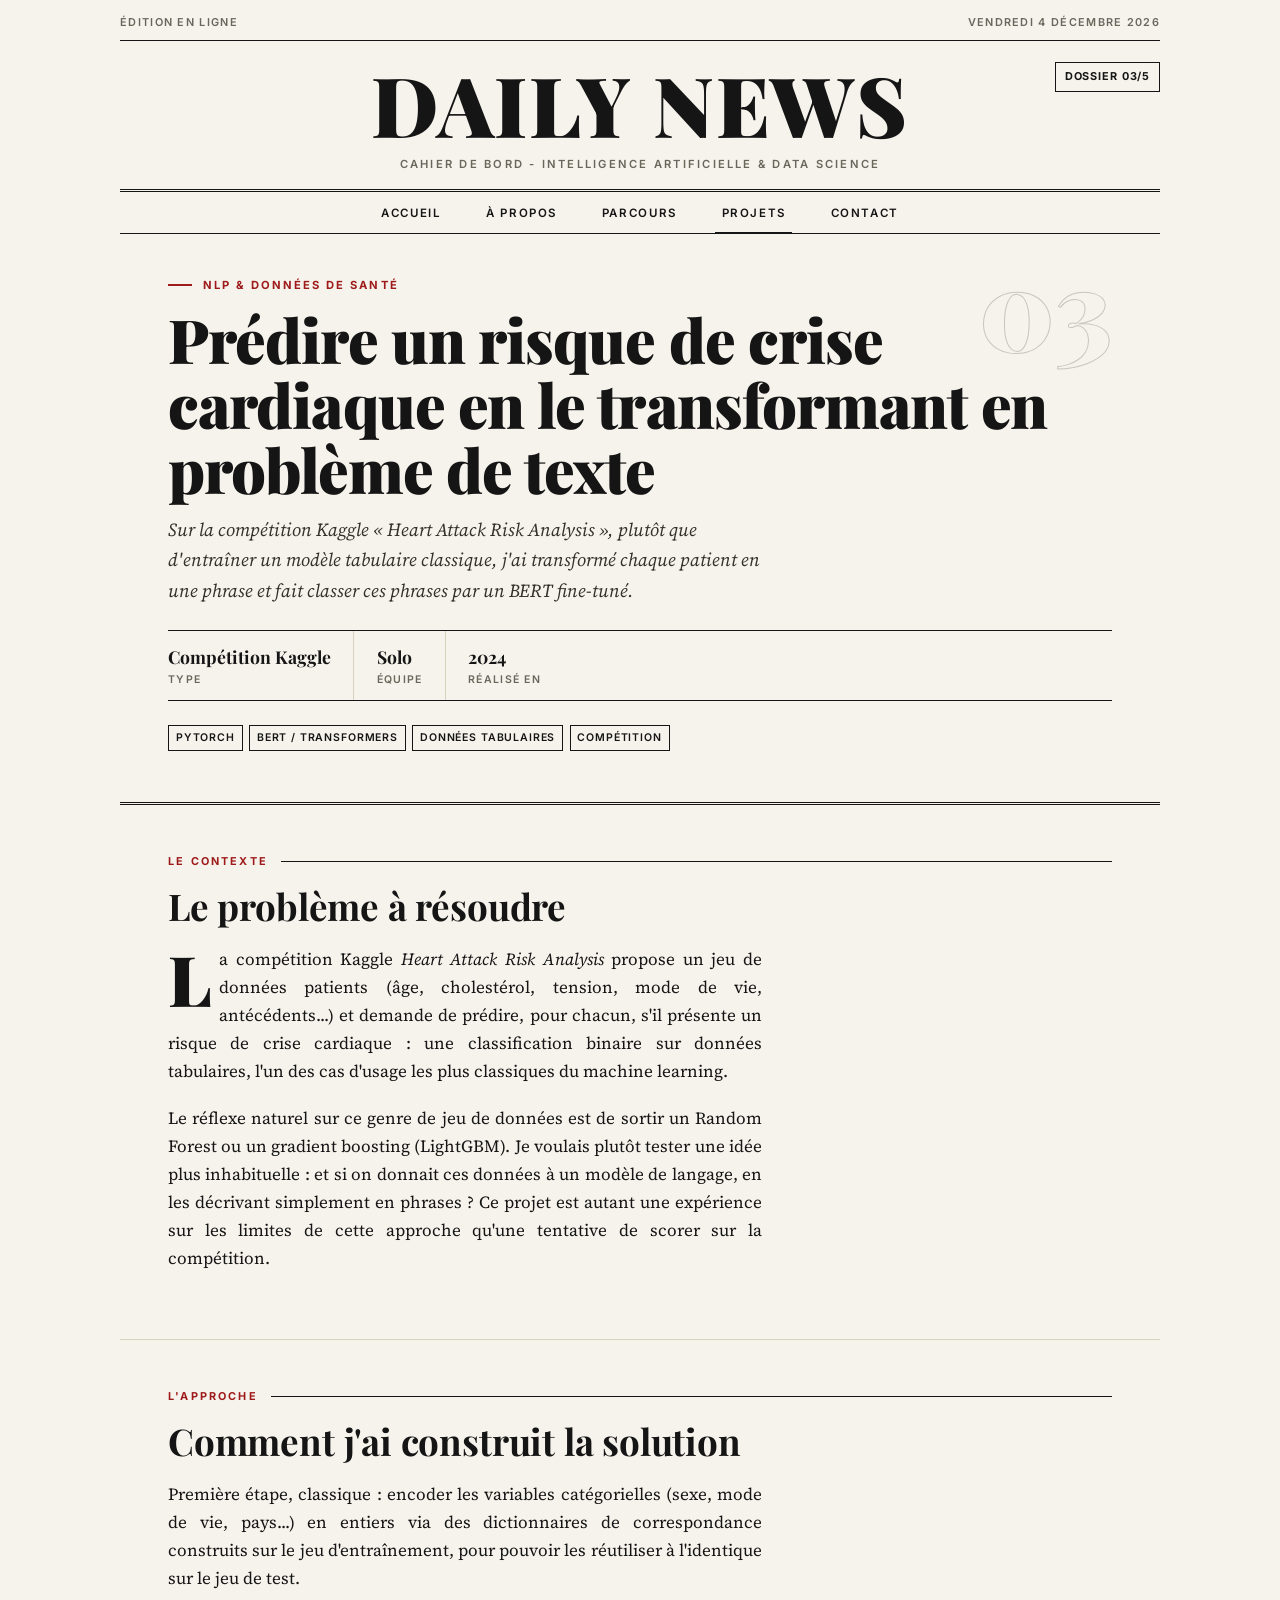
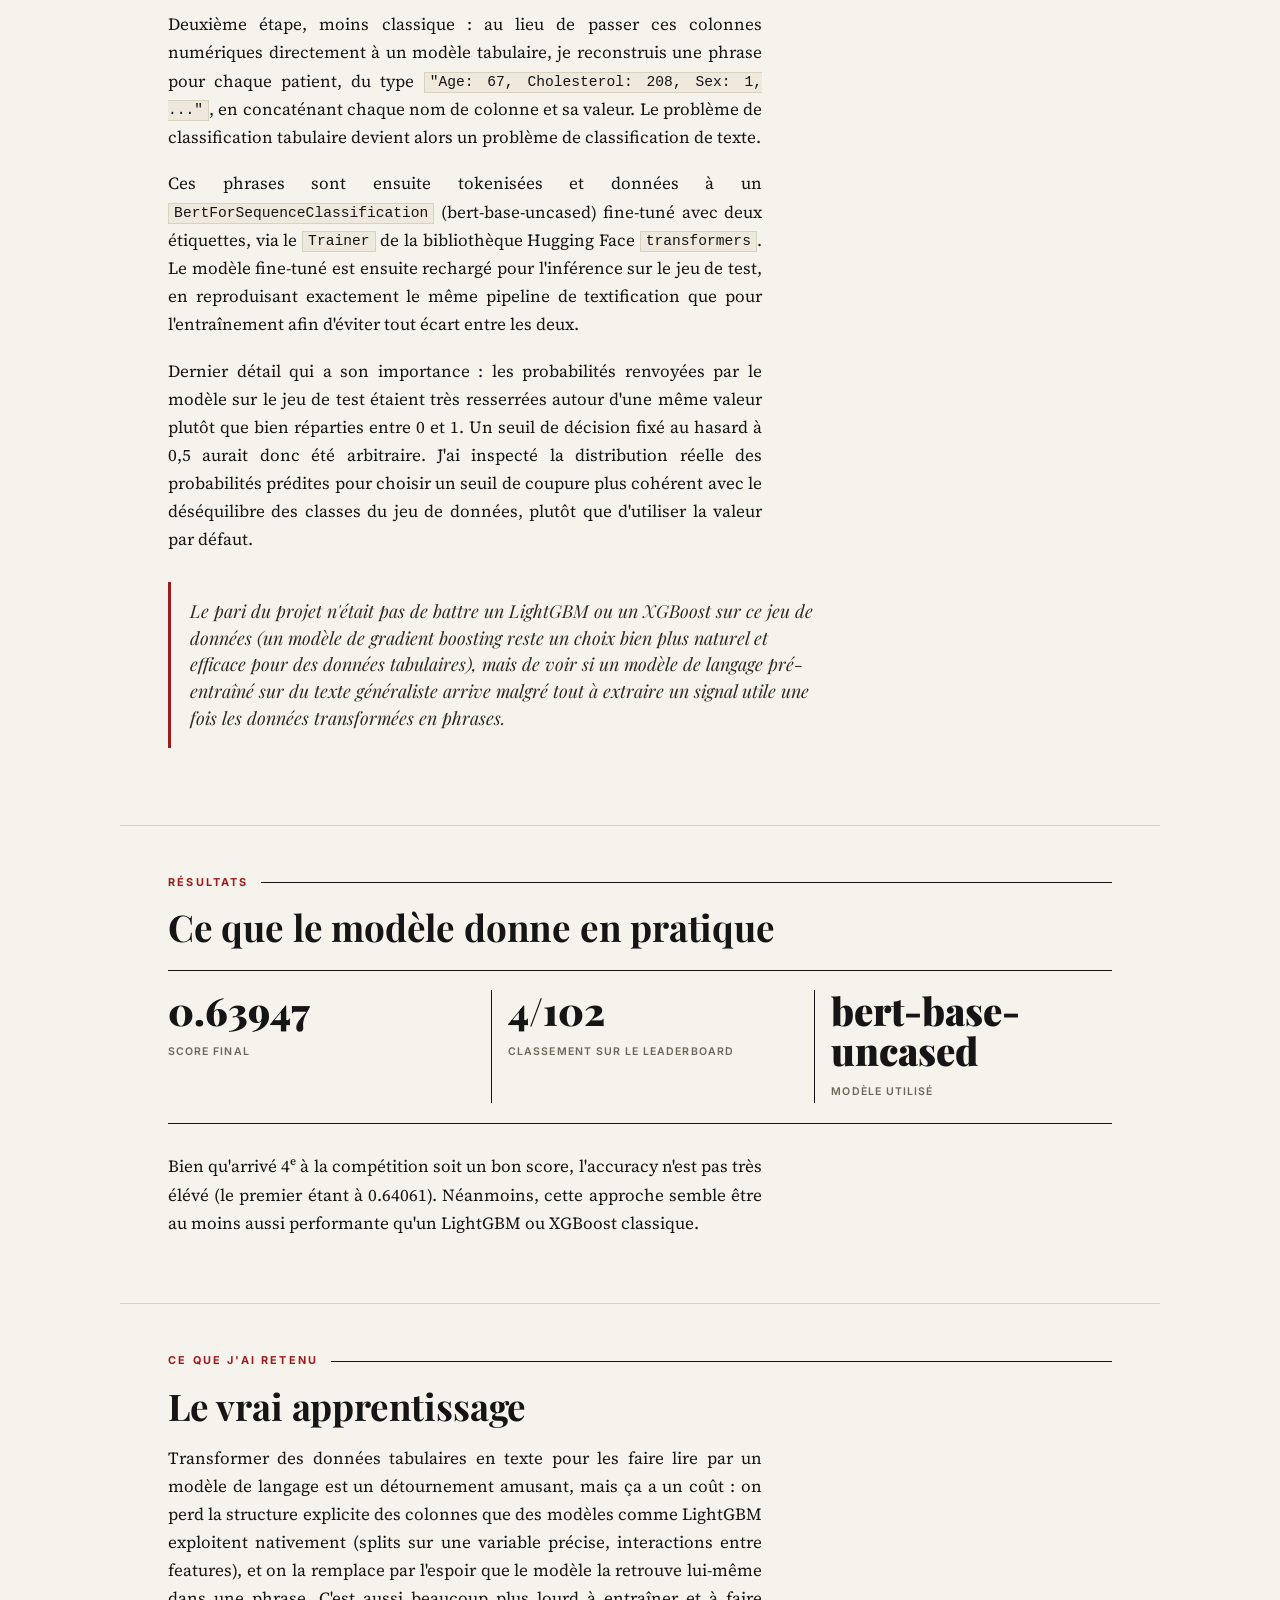
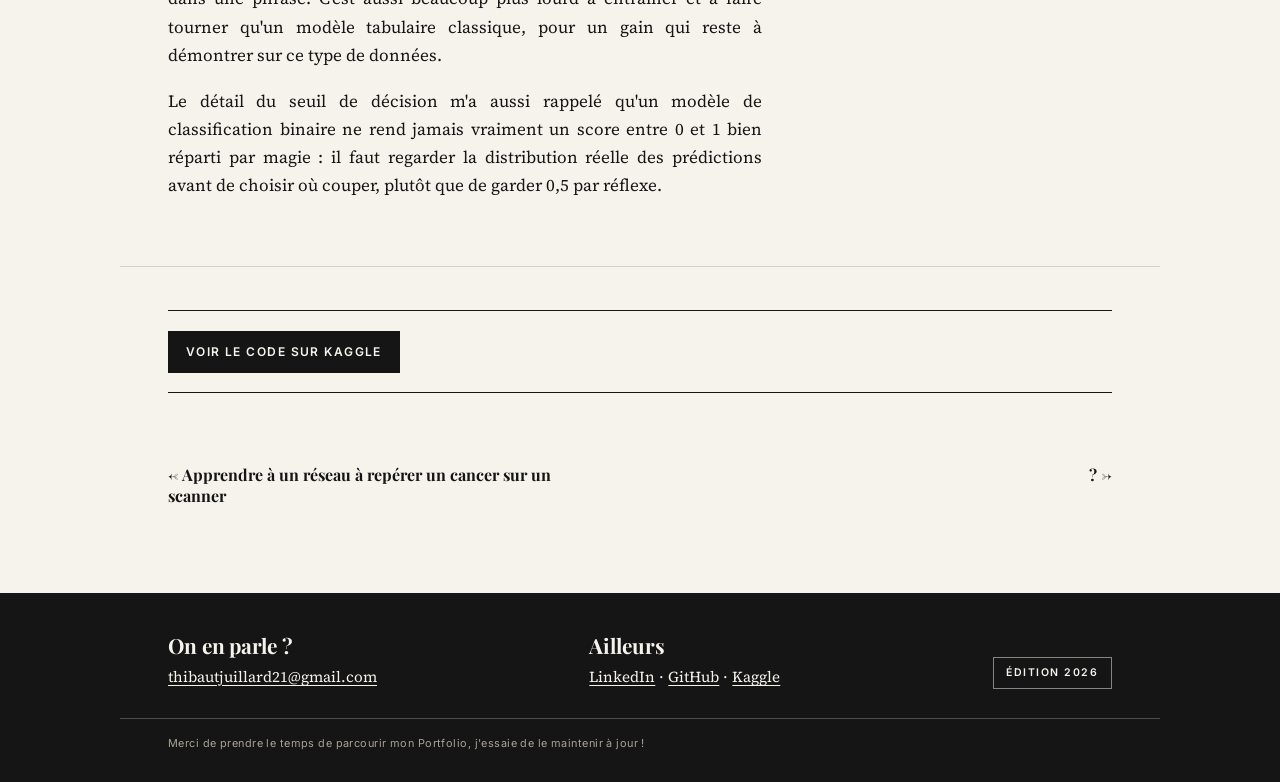
<file: projet-3.html>
<!doctype html>
<html lang="fr">
<head>
<meta charset="utf-8">
<meta name="viewport" content="width=device-width, initial-scale=1">
<title>Faire lire des données patients par un BERT pour prédire un risque cardiaque</title>
<meta name="description" content="Compétition Kaggle Heart Attack Risk Analysis : transformer des données patient tabulaires en phrases pour les faire classer par un modèle BERT fine-tuné, plutôt que par un modèle tabulaire classique.">
<link rel="stylesheet" href="css/style.css">
</head>
<body>

<header class="masthead">
  <div class="masthead__top">
    <div>
      <h1 class="masthead__title"><a href="index.html">DAILY NEWS</a></h1>
      <p class="masthead__sub">cahier de bord - intelligence artificielle &amp; data science</p>
    </div>
    <span class="masthead__issue">Dossier <span num-projet></span>/<span nb-projets></span></span></span>
  </div>
  <nav class="nav" aria-label="Navigation principale">
    <a href="index.html">Accueil</a>
    <a href="a-propos.html">À propos</a>
    <a href="parcours.html">Parcours</a>
    <a href="projets.html" aria-current="page">Projets</a>
    <a href="mailto:thibautjuillard21@gmail.com">Contact</a>
  </nav>
</header>

<main>

  <section class="wrap project-hero torn-bottom">
    <p class="dossier-num" aria-hidden="true" num-projet></p>
    <p class="kicker">NLP &amp; Données de santé</p>
    <h1 class="misprint" data-text="Prédire un risque de crise cardiaque en le transformant en problème de texte">Prédire un risque de crise cardiaque en le transformant en problème de texte</h1>
    <p class="subtitle">Sur la compétition Kaggle « Heart Attack Risk Analysis », plutôt que d'entraîner un modèle tabulaire classique, j'ai transformé chaque patient en une phrase et fait classer ces phrases par un BERT fine-tuné.</p>

    <div class="meta-row">
      <div class="meta-box"><b>Compétition Kaggle</b>Type</div>
      <div class="meta-box"><b>Solo</b>Équipe</div>
      <div class="meta-box"><b>2024</b>Réalisé en</div>
    </div>

    <ul class="taglist" aria-label="Technologies utilisées">
      <li class="stamp stamp--pink">PyTorch</li>
      <li class="stamp stamp--blue">BERT / Transformers</li>
      <li class="stamp">Données tabulaires</li>
      <li class="stamp">Compétition</li>
    </ul>
  </section>

  <section class="wrap section">
    <p class="section__label">Le contexte</p>
    <h2>Le problème à résoudre</h2>
    <div class="prose">
      <p class="dropcap">La compétition Kaggle <em>Heart Attack Risk Analysis</em> propose un jeu de données patients (âge, cholestérol, tension, mode de vie, antécédents...) et demande de prédire, pour chacun, s'il présente un risque de crise cardiaque : une classification binaire sur données tabulaires, l'un des cas d'usage les plus classiques du machine learning.</p>
      <p>Le réflexe naturel sur ce genre de jeu de données est de sortir un Random Forest ou un gradient boosting (LightGBM). Je voulais plutôt tester une idée plus inhabituelle : et si on donnait ces données à un modèle de langage, en les décrivant simplement en phrases ? Ce projet est autant une expérience sur les limites de cette approche qu'une tentative de scorer sur la compétition.</p>
    </div>
  </section>

  <section class="wrap section">
    <p class="section__label">L'approche</p>
    <h2>Comment j'ai construit la solution</h2>
    <div class="prose">
      <p>Première étape, classique : encoder les variables catégorielles (sexe, mode de vie, pays...) en entiers via des dictionnaires de correspondance construits sur le jeu d'entraînement, pour pouvoir les réutiliser à l'identique sur le jeu de test.</p>
      <p>Deuxième étape, moins classique : au lieu de passer ces colonnes numériques directement à un modèle tabulaire, je reconstruis une phrase pour chaque patient, du type <code>"Age: 67, Cholesterol: 208, Sex: 1, ..."</code>, en concaténant chaque nom de colonne et sa valeur. Le problème de classification tabulaire devient alors un problème de classification de texte.</p>
      <p>Ces phrases sont ensuite tokenisées et données à un <code>BertForSequenceClassification</code> (bert-base-uncased) fine-tuné avec deux étiquettes, via le <code>Trainer</code> de la bibliothèque Hugging Face <code>transformers</code>. Le modèle fine-tuné est ensuite rechargé pour l'inférence sur le jeu de test, en reproduisant exactement le même pipeline de textification que pour l'entraînement afin d'éviter tout écart entre les deux.</p>
      <p>Dernier détail qui a son importance : les probabilités renvoyées par le modèle sur le jeu de test étaient très resserrées autour d'une même valeur plutôt que bien réparties entre 0 et 1. Un seuil de décision fixé au hasard à 0,5 aurait donc été arbitraire. J'ai inspecté la distribution réelle des probabilités prédites pour choisir un seuil de coupure plus cohérent avec le déséquilibre des classes du jeu de données, plutôt que d'utiliser la valeur par défaut.</p>
    </div>
    <p class="margin-note">Le pari du projet n'était pas de battre un LightGBM ou un XGBoost sur ce jeu de données (un modèle de gradient boosting reste un choix bien plus naturel et efficace pour des données tabulaires), mais de voir si un modèle de langage pré-entraîné sur du texte généraliste arrive malgré tout à extraire un signal utile une fois les données transformées en phrases.</p>
  </section>

  <section class="wrap section">
    <p class="section__label">Résultats</p>
    <h2>Ce que le modèle donne en pratique</h2>
    <div class="stat-grid">
      <div class="stat"><b>0.63947</b><span>Score final</span></div>
      <div class="stat"><b>4/102</b><span>Classement sur le leaderboard</span></div>
      <div class="stat"><b>bert-base-uncased</b><span>Modèle utilisé</span></div>
    </div>
    <p class="prose">Bien qu'arrivé 4ᵉ à la compétition soit un bon score, l'accuracy n'est pas très élévé (le premier étant à 0.64061). Néanmoins, cette approche semble être au moins aussi performante qu'un LightGBM ou XGBoost classique.</p>
  </section>

  <section class="wrap section">
    <p class="section__label">Ce que j'ai retenu</p>
    <h2>Le vrai apprentissage</h2>
    <div class="prose">
      <p>Transformer des données tabulaires en texte pour les faire lire par un modèle de langage est un détournement amusant, mais ça a un coût : on perd la structure explicite des colonnes que des modèles comme LightGBM exploitent nativement (splits sur une variable précise, interactions entre features), et on la remplace par l'espoir que le modèle la retrouve lui-même dans une phrase. C'est aussi beaucoup plus lourd à entraîner et à faire tourner qu'un modèle tabulaire classique, pour un gain qui reste à démontrer sur ce type de données.</p>
      <p>Le détail du seuil de décision m'a aussi rappelé qu'un modèle de classification binaire ne rend jamais vraiment un score entre 0 et 1 bien réparti par magie : il faut regarder la distribution réelle des prédictions avant de choisir où couper, plutôt que de garder 0,5 par réflexe.</p>
    </div>
  </section>

  <section class="wrap section--tight">
    <div class="code-links">
      <a class="btn" href="https://www.kaggle.com/code/thibautjuill/heart-attack-analysis" target="_blank" rel="noopener">Voir le code sur Kaggle</a>
    </div>
  </section>

  <nav class="wrap project-pager" aria-label="Navigation entre projets">
    <a href="projet-2.html">← Apprendre à un réseau à repérer un cancer sur un scanner</a>
    <a href="projet-4.html">? →</a>
  </nav>

</main>

<footer class="site-footer">
  <div class="wrap">
    <div>
      <h3>On en parle ?</h3>
      <p><a href="mailto:thibautjuillard21@gmail.com">thibautjuillard21@gmail.com</a></p>
    </div>
    <div>
      <h3>Ailleurs</h3>
      <p>
        <a href="https://www.linkedin.com/in/thibaut-juillard-b50321193/" target="_blank" rel="noopener">LinkedIn</a> ·
        <a href="https://github.com/Thibaut3" target="_blank" rel="noopener">GitHub</a> ·
        <a href="https://www.kaggle.com/thibautjuill" target="_blank" rel="noopener">Kaggle</a>
      </p>
    </div>
    <div class="site-stamp" role="img" aria-label="Édition 2026, imprimé numériquement"><span data-year>Édition</span></div>
  </div>
  <small>Merci de prendre le temps de parcourir mon Portfolio, j'essaie de le maintenir à jour !</small>
</footer>

<script src="js/main.js"></script>
</body>
</html>
</file>
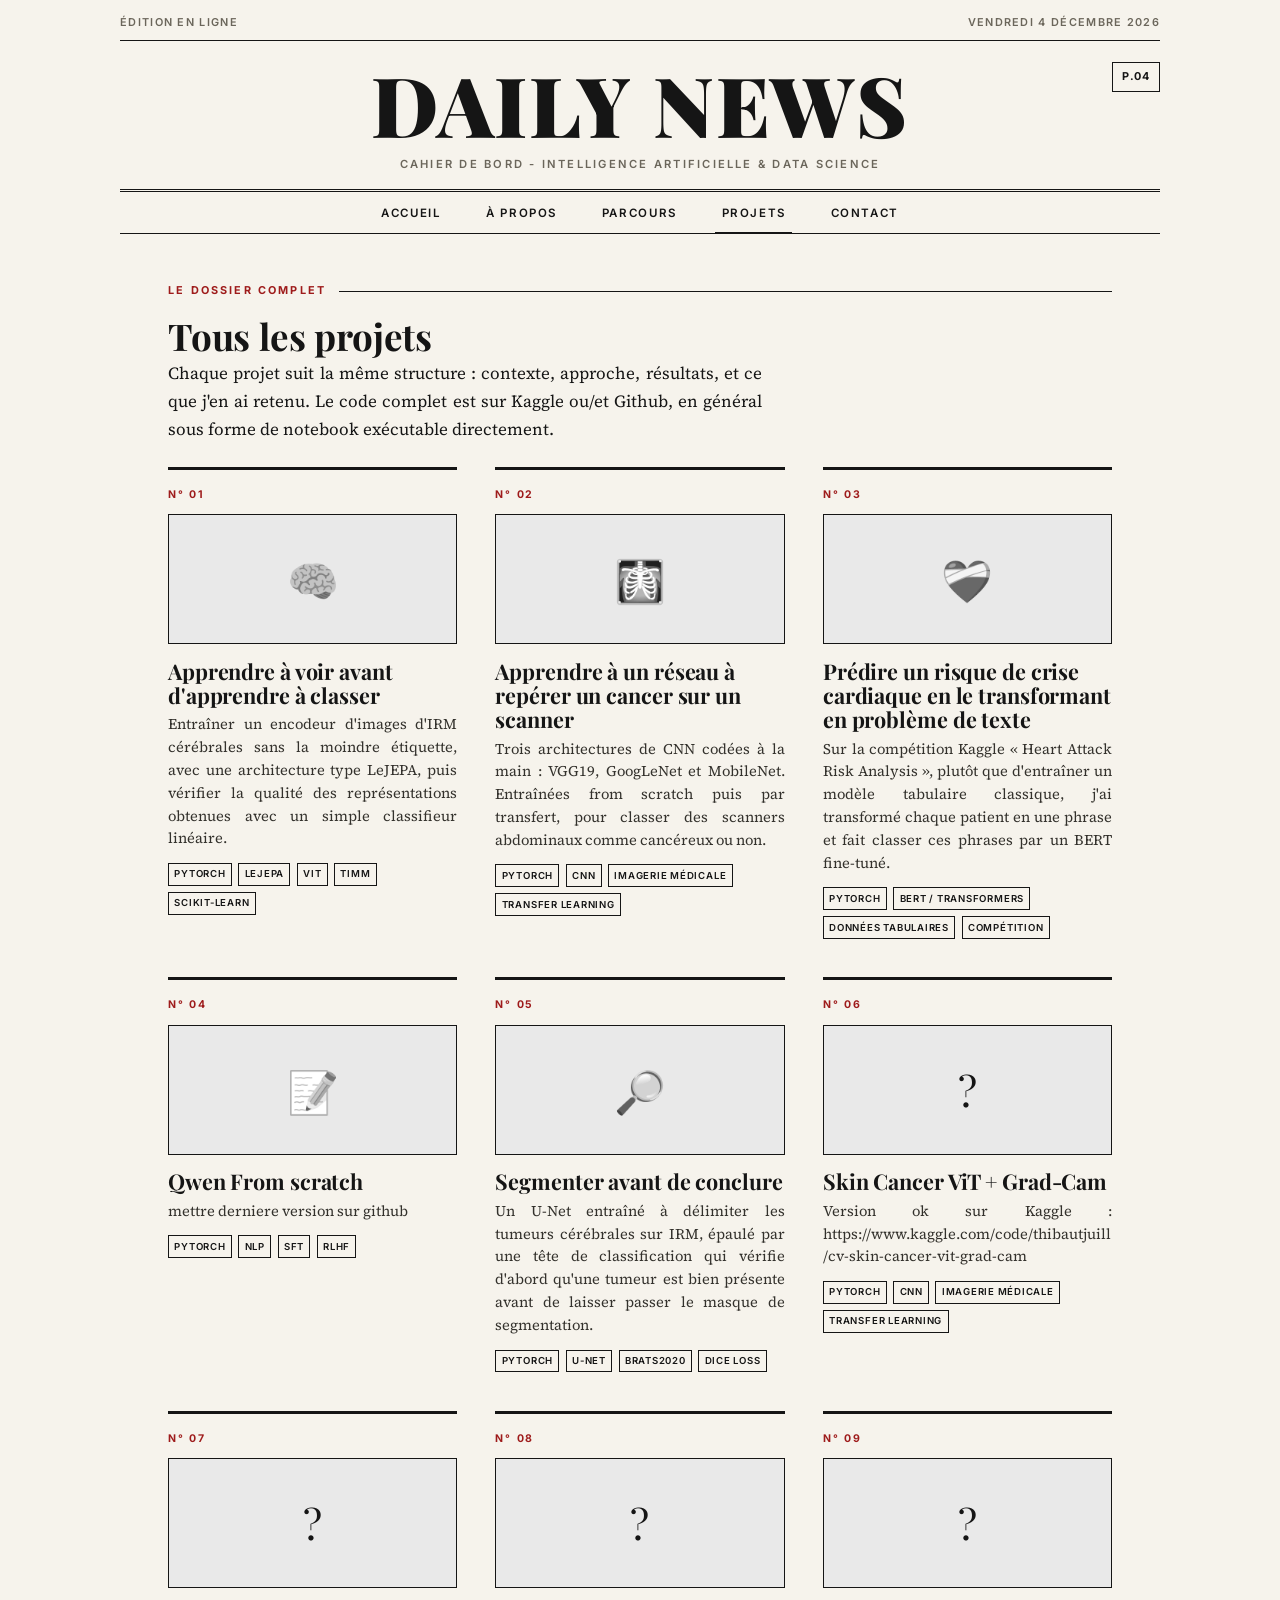
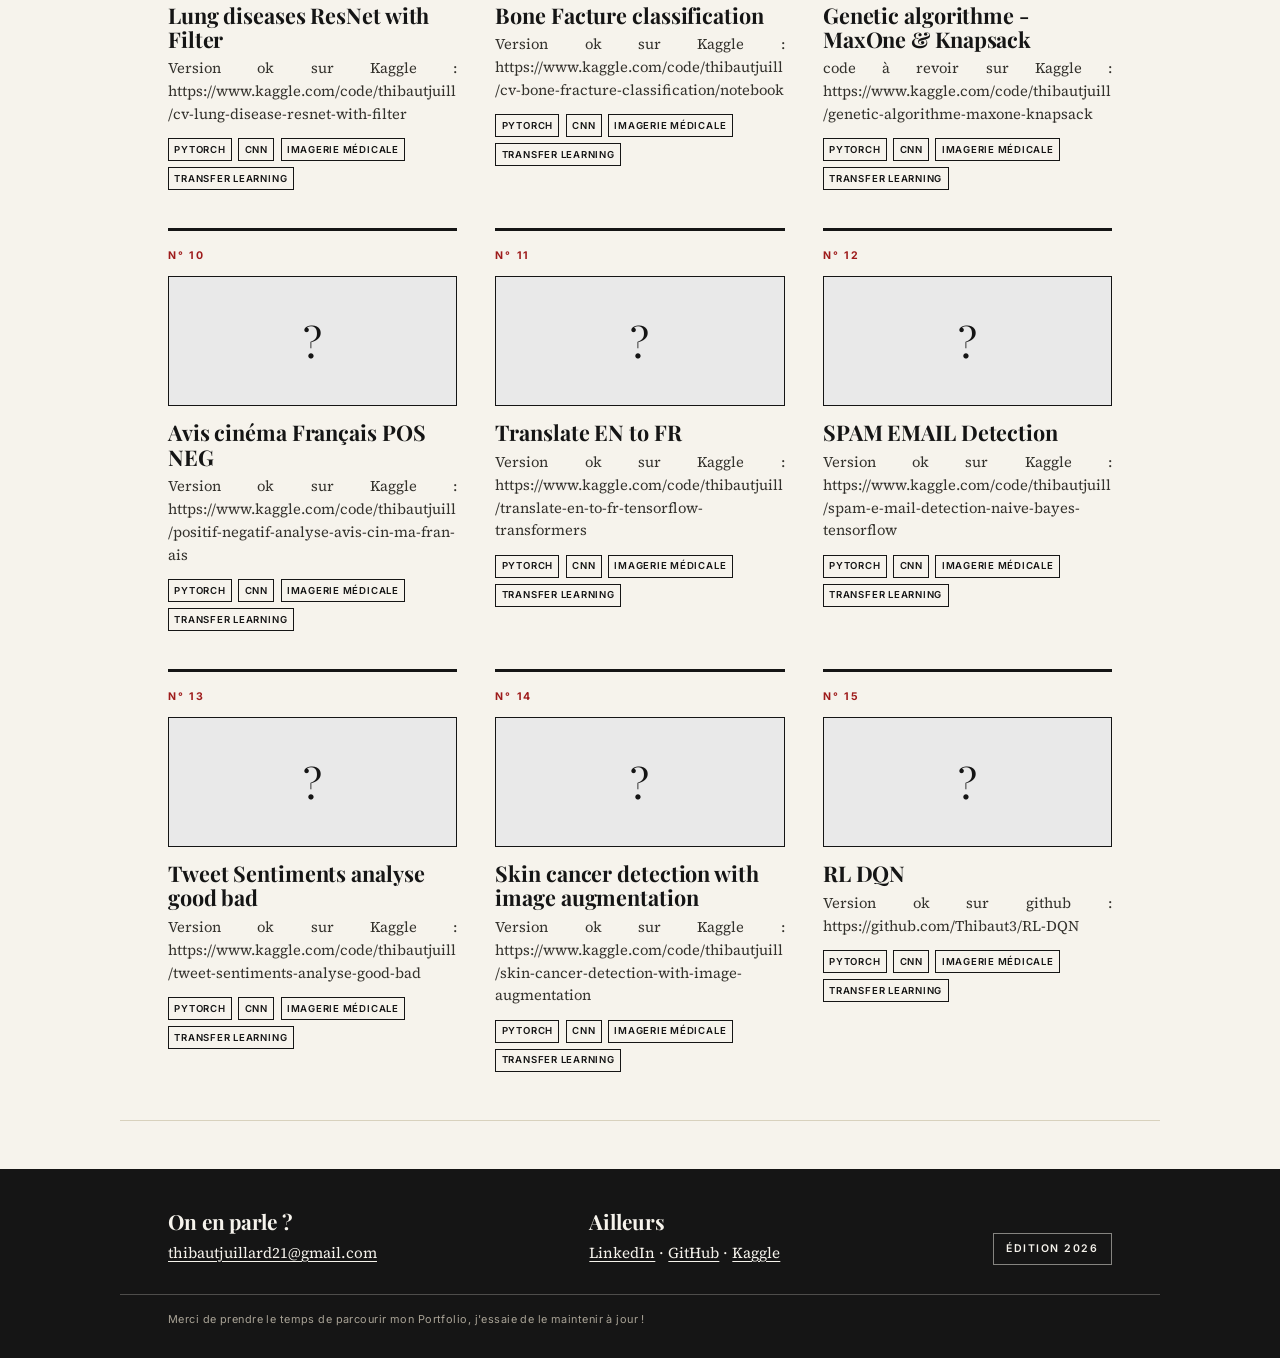
<file: projets.html>
<!doctype html>
<html lang="fr">
<head>
<meta charset="utf-8">
<meta name="viewport" content="width=device-width, initial-scale=1">
<title>Projets</title>
<meta name="description" content="Tous les projets de machine learning et data science de Thibaut JUILLARD, avec code source sur Kaggle.">
<link rel="stylesheet" href="css/style.css">
</head>
<body>

<header class="masthead">
  <div class="masthead__top">
    <div>
      <h1 class="masthead__title"><a href="index.html">DAILY NEWS</a></h1>
      <p class="masthead__sub">cahier de bord - intelligence artificielle &amp; data science</p>
    </div>
    <span class="masthead__issue">p.04</span>
  </div>
  <nav class="nav" aria-label="Navigation principale">
    <a href="index.html">Accueil</a>
    <a href="a-propos.html">À propos</a>
    <a href="parcours.html">Parcours</a>
    <a href="projets.html" aria-current="page">Projets</a>
    <a href="mailto:thibautjuillard21@gmail.com">Contact</a>
  </nav>
</header>

<main>
  <section class="wrap section">
    <p class="section__label">Le dossier complet</p>
    <h2 class="misprint" data-text="Tous les projets">Tous les projets</h2>
    <p class="prose">Chaque projet suit la même structure : contexte, approche, résultats, et ce que j'en ai retenu. Le code complet est sur Kaggle ou/et Github, en général sous forme de notebook exécutable directement.</p>

    <div class="featured-grid">

      <a class="clip-card" href="projet-1.html">
        <div class="clip-card__thumb" style="background:var(--blue);">🧠</div>
        <h3>Apprendre à voir avant d'apprendre à classer</h3>
        <p>Entraîner un encodeur d'images d'IRM cérébrales sans la moindre étiquette, avec une architecture type LeJEPA, puis vérifier la qualité des représentations obtenues avec un simple classifieur linéaire.</p>
        <ul class="taglist">
          <li class="stamp stamp--pink">PyTorch</li>
          <li class="stamp stamp--blue">LeJEPA</li>
          <li class="stamp">ViT</li>
          <li class="stamp">timm</li>
          <li class="stamp">scikit-learn</li>
        </ul>
      </a>

      <a class="clip-card" href="projet-2.html">
        <div class="clip-card__thumb" style="background:var(--pink);">🩻</div>
        <h3>Apprendre à un réseau à repérer un cancer sur un scanner</h3>
        <p>Trois architectures de CNN codées à la main : VGG19, GoogLeNet et MobileNet. Entraînées from scratch puis par transfert, pour classer des scanners abdominaux comme cancéreux ou non.</p>
        <ul class="taglist">
          <li class="stamp stamp--pink">PyTorch</li>
          <li class="stamp stamp--blue">CNN</li>
          <li class="stamp">Imagerie médicale</li>
          <li class="stamp">Transfer Learning</li>
        </ul>
      </a>

      <a class="clip-card" href="projet-3.html">
        <div class="clip-card__thumb" style="background:var(--yellow); color:var(--ink);">❤️‍🩹</div>
        <h3>Prédire un risque de crise cardiaque en le transformant en problème de texte</h3>
        <p>Sur la compétition Kaggle « Heart Attack Risk Analysis », plutôt que d'entraîner un modèle tabulaire classique, j'ai transformé chaque patient en une phrase et fait classer ces phrases par un BERT fine-tuné.</p>
        <ul class="taglist">
          <li class="stamp stamp--pink">PyTorch</li>
          <li class="stamp stamp--blue">BERT / Transformers</li>
          <li class="stamp">Données tabulaires</li>
          <li class="stamp">Compétition</li>
        </ul>
      </a>

      <a class="clip-card" href="projet-4.html">
        <div class="clip-card__thumb" style="background:var(--blue);">📝</div>
        <h3>Qwen From scratch</h3>
        <p>mettre derniere version sur github</p>
        <ul class="taglist">
          <li class="stamp stamp--pink">PyTorch</li>
          <li class="stamp stamp--blue">NLP</li>
          <li class="stamp">SFT</li>
          <li class="stamp">RLHF</li>
        </ul>
      </a>

      <a class="clip-card" href="projet-5.html">
        <div class="clip-card__thumb" style="background:var(--pink);">🔎</div>
        <h3>Segmenter avant de conclure</h3>
        <p>Un U-Net entraîné à délimiter les tumeurs cérébrales sur IRM, épaulé par une tête de classification qui vérifie d'abord qu'une tumeur est bien présente avant de laisser passer le masque de segmentation.</p>
        <ul class="taglist">
          <li class="stamp stamp--pink">PyTorch</li>
          <li class="stamp stamp--blue">U-Net</li>
          <li class="stamp">BraTS2020</li>
          <li class="stamp">Dice Loss</li>
        </ul>
      </a>

      <a class="clip-card" href="projet-4.html">
        <div class="clip-card__thumb" style="background:var(--yellow);">?</div>
        <h3>Skin Cancer ViT + Grad-Cam</h3>
        <p>Version ok sur Kaggle : https://www.kaggle.com/code/thibautjuill/cv-skin-cancer-vit-grad-cam </p>
        <ul class="taglist">
          <li class="stamp stamp--pink">PyTorch</li>
          <li class="stamp stamp--blue">CNN</li>
          <li class="stamp">Imagerie médicale</li>
          <li class="stamp">Transfer Learning</li>
        </ul>
      </a>

      <a class="clip-card" href="projet-4.html">
        <div class="clip-card__thumb" style="background:var(--blue);">?</div>
        <h3>Lung diseases ResNet with Filter</h3>
        <p>Version ok sur Kaggle : https://www.kaggle.com/code/thibautjuill/cv-lung-disease-resnet-with-filter </p>
        <ul class="taglist">
          <li class="stamp stamp--pink">PyTorch</li>
          <li class="stamp stamp--blue">CNN</li>
          <li class="stamp">Imagerie médicale</li>
          <li class="stamp">Transfer Learning</li>
        </ul>
      </a>

      <a class="clip-card" href="projet-4.html">
        <div class="clip-card__thumb" style="background:var(--pink);">?</div>
        <h3>Bone Facture classification</h3>
        <p>Version ok sur Kaggle : https://www.kaggle.com/code/thibautjuill/cv-bone-fracture-classification/notebook </p>
        <ul class="taglist">
          <li class="stamp stamp--pink">PyTorch</li>
          <li class="stamp stamp--blue">CNN</li>
          <li class="stamp">Imagerie médicale</li>
          <li class="stamp">Transfer Learning</li>
        </ul>
      </a>

      <a class="clip-card" href="projet-4.html">
        <div class="clip-card__thumb" style="background:var(--yellow);">?</div>
        <h3>Genetic algorithme - MaxOne & Knapsack</h3>
        <p>code à revoir sur Kaggle : https://www.kaggle.com/code/thibautjuill/genetic-algorithme-maxone-knapsack </p>
        <ul class="taglist">
          <li class="stamp stamp--pink">PyTorch</li>
          <li class="stamp stamp--blue">CNN</li>
          <li class="stamp">Imagerie médicale</li>
          <li class="stamp">Transfer Learning</li>
        </ul>
      </a>

      <a class="clip-card" href="projet-4.html">
        <div class="clip-card__thumb" style="background:var(--blue);">?</div>
        <h3>Avis cinéma Français POS NEG</h3>
        <p>Version ok sur Kaggle : https://www.kaggle.com/code/thibautjuill/positif-negatif-analyse-avis-cin-ma-fran-ais </p>
        <ul class="taglist">
          <li class="stamp stamp--pink">PyTorch</li>
          <li class="stamp stamp--blue">CNN</li>
          <li class="stamp">Imagerie médicale</li>
          <li class="stamp">Transfer Learning</li>
        </ul>
      </a>

      <a class="clip-card" href="projet-4.html">
        <div class="clip-card__thumb" style="background:var(--pink);">?</div>
        <h3>Translate EN to FR</h3>
        <p>Version ok sur Kaggle : https://www.kaggle.com/code/thibautjuill/translate-en-to-fr-tensorflow-transformers </p>
        <ul class="taglist">
          <li class="stamp stamp--pink">PyTorch</li>
          <li class="stamp stamp--blue">CNN</li>
          <li class="stamp">Imagerie médicale</li>
          <li class="stamp">Transfer Learning</li>
        </ul>
      </a>

      <a class="clip-card" href="projet-4.html">
        <div class="clip-card__thumb" style="background:var(--yellow);">?</div>
        <h3>SPAM EMAIL Detection</h3>
        <p>Version ok sur Kaggle : https://www.kaggle.com/code/thibautjuill/spam-e-mail-detection-naive-bayes-tensorflow </p>
        <ul class="taglist">
          <li class="stamp stamp--pink">PyTorch</li>
          <li class="stamp stamp--blue">CNN</li>
          <li class="stamp">Imagerie médicale</li>
          <li class="stamp">Transfer Learning</li>
        </ul>
      </a>

      <a class="clip-card" href="projet-4.html">
        <div class="clip-card__thumb" style="background:var(--blue);">?</div>
        <h3>Tweet Sentiments analyse good bad</h3>
        <p>Version ok sur Kaggle : https://www.kaggle.com/code/thibautjuill/tweet-sentiments-analyse-good-bad </p>
        <ul class="taglist">
          <li class="stamp stamp--pink">PyTorch</li>
          <li class="stamp stamp--blue">CNN</li>
          <li class="stamp">Imagerie médicale</li>
          <li class="stamp">Transfer Learning</li>
        </ul>
      </a>

      <a class="clip-card" href="projet-4.html">
        <div class="clip-card__thumb" style="background:var(--pink);">?</div>
        <h3>Skin cancer detection with image augmentation</h3>
        <p>Version ok sur Kaggle : https://www.kaggle.com/code/thibautjuill/skin-cancer-detection-with-image-augmentation </p>
        <ul class="taglist">
          <li class="stamp stamp--pink">PyTorch</li>
          <li class="stamp stamp--blue">CNN</li>
          <li class="stamp">Imagerie médicale</li>
          <li class="stamp">Transfer Learning</li>
        </ul>
      </a>

      <a class="clip-card" href="projet-4.html">
        <div class="clip-card__thumb" style="background:var(--yellow);">?</div>
        <h3>RL DQN</h3>
        <p>Version ok sur github : https://github.com/Thibaut3/RL-DQN </p>
        <ul class="taglist">
          <li class="stamp stamp--pink">PyTorch</li>
          <li class="stamp stamp--blue">CNN</li>
          <li class="stamp">Imagerie médicale</li>
          <li class="stamp">Transfer Learning</li>
        </ul>
      </a>

    </div>
  </section>
</main>

<footer class="site-footer">
  <div class="wrap">
    <div>
      <h3>On en parle ?</h3>
      <p><a href="mailto:thibautjuillard21@gmail.com">thibautjuillard21@gmail.com</a></p>
    </div>
    <div>
      <h3>Ailleurs</h3>
      <p>
        <a href="https://www.linkedin.com/in/thibaut-juillard-b50321193/" target="_blank" rel="noopener">LinkedIn</a> ·
        <a href="https://github.com/Thibaut3" target="_blank" rel="noopener">GitHub</a> ·
        <a href="https://www.kaggle.com/thibautjuill" target="_blank" rel="noopener">Kaggle</a>
      </p>
    </div>
    <div class="site-stamp" role="img" aria-label="Édition 2026, imprimé numériquement"><span data-year>Édition</span></div>
  </div>
  <small>Merci de prendre le temps de parcourir mon Portfolio, j'essaie de le maintenir à jour !</small>
</footer>

<script src="js/main.js"></script>
</body>
</html>
</file>
<file: css/style.css>
@import url('https://fonts.googleapis.com/css2?family=Playfair+Display:ital,wght@0,500;0,700;0,900;1,500&family=Source+Serif+4:ital,opsz,wght@0,8..60,400;0,8..60,600;1,8..60,400&family=Inter:wght@500;600;700&display=swap');

/* =========================================================
   DAILY NEWS — feuille de style « journal »
   Papier crème, encre noire, un seul accent rouge brique.
   Les anciens noms de variables (--pink, --blue, --yellow…)
   sont conservés car certaines pages les utilisent en inline.
   ========================================================= */
:root{
  --paper: #F6F3EC;
  --paper-dark: #EEE9DC;
  --paper-deep: #D8D1BD;
  --ink: #151515;
  --accent: #9E1B1B;
  --pink: #9E1B1B;        /* alias : accent */
  --blue: #1F3A5F;        /* alias : bleu encre */
  --yellow: #E8DFC4;      /* alias : surlignage papier */
  --dark-yellow: #7A5C12;
  --grey: #6B665B;
  --max: 760px;
  --gutter: clamp(1.25rem, 4vw, 3rem);
  --font-display: 'Playfair Display', 'Times New Roman', serif;
  --font-body: 'Source Serif 4', Georgia, 'Times New Roman', serif;
  --font-ui: 'Inter', 'Helvetica Neue', Arial, sans-serif;
  --font-mono: ui-monospace, 'SFMono-Regular', Consolas, 'Liberation Mono', Menlo, monospace;
}

*, *::before, *::after{ box-sizing: border-box; }

html{ scroll-behavior: smooth; }

body{
  margin: 0;
  background: var(--paper);
  color: var(--ink);
  font-family: var(--font-body);
  font-size: 17px;
  line-height: 1.65;
  -webkit-font-smoothing: antialiased;
  text-rendering: optimizeLegibility;
}

a{ color: inherit; text-decoration-thickness: 1px; text-underline-offset: 3px; }
img{ max-width: 100%; height: auto; display: block; }
::selection{ background: var(--ink); color: var(--paper); }
:focus-visible{ outline: 2px solid var(--accent); outline-offset: 3px; }

.wrap{
  max-width: 1040px;
  margin: 0 auto;
  padding-inline: var(--gutter);
}

h1, h2, h3{
  font-family: var(--font-display);
  font-weight: 700;
  line-height: 1.12;
  margin: 0 0 .5em;
  letter-spacing: -.005em;
}
h2{ font-size: clamp(1.7rem, 3.6vw, 2.3rem); }

p{ margin: 0 0 1.1em; }

.prose{
  max-width: 66ch;
  text-align: justify;
  hyphens: auto;
  -webkit-hyphens: auto;
}
.prose a{ color: var(--accent); }
.prose a:hover{ text-decoration-thickness: 2px; }

code{
  font-family: var(--font-mono);
  font-size: .86em;
  background: var(--paper-dark);
  padding: .1em .35em;
  border: 1px solid var(--paper-deep);
}

/* Lettrine */
.dropcap::first-letter{
  font-family: var(--font-display);
  font-weight: 900;
  font-size: 4.1em;
  line-height: .78;
  float: left;
  padding: .06em .1em 0 0;
  margin-top: .03em;
  color: var(--ink);
}

/* Les anciens titres « mal calés » deviennent des titres sobres */
.misprint{ position: relative; display: inline; color: var(--ink); }
.misprint::before, .misprint::after{ content: none; }

/* surlignage discret */
.hl{
  background: linear-gradient(transparent 58%, var(--yellow) 58%);
  padding: 0 .1em;
  font-style: italic;
}

/* effets décoratifs retirés (bords déchirés, demi-teinte) */
.torn-bottom::after, .torn-top::before{ content: none; }
.halftone{
  background-image: none;
  border-block: 1px solid var(--ink);
}

/* =========================================================
   MASTHEAD + NAVIGATION
   ========================================================= */
.masthead{
  background: var(--paper);
  padding: .9rem var(--gutter) 0;
}
.masthead__dateline{
  max-width: 1040px;
  margin: 0 auto .9rem;
  display: flex;
  justify-content: space-between;
  gap: 1rem;
  font-family: var(--font-ui);
  font-size: .68rem;
  font-weight: 600;
  letter-spacing: .12em;
  text-transform: uppercase;
  color: var(--grey);
  border-bottom: 1px solid var(--ink);
  padding-bottom: .5rem;
}
.masthead__top{
  position: relative;
  max-width: 1040px;
  margin: 0 auto;
  padding: .4rem 0 1rem;
  text-align: center;
}
.masthead__title{
  font-family: var(--font-display);
  font-weight: 900;
  font-size: clamp(2.6rem, 9vw, 5.2rem);
  line-height: 1;
  letter-spacing: .02em;
  margin: 0;
}
.masthead__title a{ text-decoration: none; }
.masthead__sub{
  font-family: var(--font-ui);
  font-size: .7rem;
  font-weight: 600;
  letter-spacing: .2em;
  text-transform: uppercase;
  color: var(--grey);
  margin: .6rem 0 0;
}
.masthead__issue{
  position: absolute;
  top: .4rem;
  right: 0;
  font-family: var(--font-ui);
  font-size: .68rem;
  font-weight: 700;
  letter-spacing: .08em;
  text-transform: uppercase;
  white-space: nowrap;
  border: 1px solid var(--ink);
  padding: .3rem .55rem;
}

.nav{
  max-width: 1040px;
  margin: 0 auto;
  display: flex;
  justify-content: center;
  gap: clamp(.4rem, 2.5vw, 2rem);
  overflow-x: auto;
  scrollbar-width: none;
  border-top: 3px double var(--ink);
  border-bottom: 1px solid var(--ink);
}
.nav::-webkit-scrollbar{ display: none; }
.nav a{
  display: block;
  padding: .7rem .4rem .6rem;
  font-family: var(--font-ui);
  font-size: .72rem;
  font-weight: 600;
  letter-spacing: .14em;
  text-transform: uppercase;
  text-decoration: none;
  white-space: nowrap;
  flex-shrink: 0;
  border-bottom: 2px solid transparent;
  margin-bottom: -1px;
  transition: color .15s ease, border-color .15s ease;
}
.nav a:hover{ color: var(--accent); }
.nav a[aria-current="page"]{ border-bottom-color: var(--ink); }

/* =========================================================
   ÉTIQUETTES / BOUTONS
   ========================================================= */
.stamp{
  display: inline-flex;
  align-items: center;
  font-family: var(--font-ui);
  font-size: .66rem;
  font-weight: 600;
  letter-spacing: .08em;
  text-transform: uppercase;
  padding: .3em .65em;
  border: 1px solid var(--ink);
  background: transparent;
  color: var(--ink);
  text-decoration: none;
}
.stamp--solid{
  background: var(--ink);
  color: var(--paper);
  padding: .55em 1em;
  transition: background .15s ease;
}
.stamp--solid:hover{ background: var(--accent); border-color: var(--accent); }

.btn{
  display: inline-block;
  font-family: var(--font-ui);
  font-weight: 600;
  font-size: .75rem;
  letter-spacing: .12em;
  text-transform: uppercase;
  text-decoration: none;
  padding: .85em 1.4em;
  background: var(--ink);
  color: var(--paper);
  border: 1px solid var(--ink);
  transition: background .15s ease, color .15s ease, border-color .15s ease;
}
.btn:hover{ background: var(--accent); border-color: var(--accent); }
.btn--outline{ background: transparent; color: var(--ink); }
.btn--outline:hover{ background: var(--ink); border-color: var(--ink); color: var(--paper); }

.taglist{ display: flex; flex-wrap: wrap; gap: .4rem; margin: 0 0 1.2rem; padding: 0; list-style: none; }

/* =========================================================
   SECTIONS
   ========================================================= */
.section{ padding-block: 3rem; border-bottom: 1px solid var(--paper-deep); }
.section--tight{ padding-block: 1.5rem; }

.section__label{
  display: flex;
  align-items: center;
  gap: .8rem;
  font-family: var(--font-ui);
  font-size: .68rem;
  font-weight: 700;
  letter-spacing: .2em;
  text-transform: uppercase;
  color: var(--accent);
  margin: 0 0 .9rem;
}
.section__label::after{
  content: "";
  flex: 1;
  border-top: 1px solid var(--ink);
}

/* =========================================================
   PIED DE PAGE
   ========================================================= */
footer.site-footer{
  background: var(--ink);
  color: var(--paper);
  padding: 2.6rem var(--gutter) 1.8rem;
  margin-top: 3rem;
}
.site-footer .wrap{
  display: flex; flex-wrap: wrap; justify-content: space-between;
  align-items: flex-end; gap: 1.5rem;
}
.site-footer h3{ font-size: 1.3rem; margin-bottom: .4rem; }
.site-footer p{ margin: 0; font-size: .95rem; }
.site-footer a{ text-decoration: underline; text-underline-offset: 3px; }
.site-footer a:hover{ color: var(--yellow); }
.site-footer small{
  display: block;
  max-width: 1040px;
  margin: 1.8rem auto 0;
  padding: 1rem var(--gutter) 0;
  border-top: 1px solid rgba(246,243,236,.25);
  font-family: var(--font-ui);
  font-size: .68rem;
  letter-spacing: .04em;
  color: #A9A396;
}
.site-stamp{
  width: auto; height: auto;
  border: 1px solid rgba(246,243,236,.5);
  padding: .4rem .8rem;
  font-family: var(--font-ui);
  font-size: .66rem;
  font-weight: 600;
  letter-spacing: .14em;
  text-transform: uppercase;
  color: var(--paper);
  user-select: none;
}

/* =========================================================
   ACCUEIL — une + sommaire
   ========================================================= */
.hero{
  padding-block: 3rem 2.6rem;
  display: grid;
  grid-template-columns: 1.5fr 1px .8fr;
  gap: 2.4rem;
  align-items: start;
  border-bottom: 1px solid var(--ink);
}
.hero::before{ content: none; }
.hero > div:first-child{ grid-column: 1; }
.hero__stamps{
  grid-column: 3;
  display: flex; flex-direction: column; gap: .6rem; align-items: flex-start;
  position: relative;
}
/* filet vertical entre les deux colonnes */
.hero__stamps::before{
  content: "";
  position: absolute;
  left: -1.2rem; top: 0; bottom: 0;
  border-left: 1px solid var(--ink);
}
.hero h1{
  font-weight: 900;
  font-size: clamp(2.8rem, 8vw, 5.6rem);
  line-height: 1;
  letter-spacing: -.02em;
  margin-bottom: .35em;
}
.hero .tagline{
  font-size: 1.1rem;
  max-width: 48ch;
  text-align: justify;
  hyphens: auto;
}
.availability{
  font-family: var(--font-ui);
  font-size: .78rem;
  font-weight: 600;
  line-height: 1.4;
  border-top: 3px double var(--ink);
  border-bottom: 1px solid var(--ink);
  padding: .8rem 0;
  margin: 0 0 .6rem;
  width: 100%;
}

.toc{
  list-style: none; margin: 0; padding: 0;
  border-top: 3px double var(--ink);
  counter-reset: toc;
}
.toc li{
  display: flex;
  align-items: baseline;
  gap: 1rem;
  padding: .9rem 0 .9rem 2.6rem;
  border-bottom: 1px solid var(--ink);
  position: relative;
  counter-increment: toc;
}
.toc li::before{
  content: "0" counter(toc);
  position: absolute; left: 0;
  font-family: var(--font-display);
  font-weight: 700;
  font-size: 1.3rem;
  color: var(--accent);
}
.toc a{ text-decoration: none; font-size: 1.05rem; font-weight: 600; }
.toc a:hover{ color: var(--accent); text-decoration: underline; }
.toc .page-num{ font-family: var(--font-ui); font-size: .75rem; font-weight: 600; color: var(--grey); white-space: nowrap; }
.toc .dots{ flex: 1; border-bottom: 1px dotted var(--grey); margin: 0 .4rem 5px; }

/* =========================================================
   CARTES PROJET — brèves de presse
   ========================================================= */
.featured-grid{
  display: grid;
  grid-template-columns: repeat(auto-fill, minmax(280px, 1fr));
  gap: 2.4rem 2.4rem;
  margin-top: 1.5rem;
  counter-reset: card;
}
.clip-card{
  display: block;
  position: relative;
  color: var(--ink);
  text-decoration: none;
  padding-top: 1rem;
  border-top: 3px solid var(--ink);
  counter-increment: card;
  overflow-wrap: anywhere;
}
.clip-card::before{
  content: "N° " counter(card, decimal-leading-zero);
  display: block;
  font-family: var(--font-ui);
  font-size: .66rem;
  font-weight: 700;
  letter-spacing: .16em;
  text-transform: uppercase;
  color: var(--accent);
  margin-bottom: .7rem;
}
.clip-card__thumb{
  height: 130px;
  margin-bottom: .9rem;
  display: flex; align-items: center; justify-content: center;
  font-family: var(--font-display);
  font-size: 2.6rem;
  color: var(--ink);
  background: var(--paper-dark) !important;  /* écrase les aplats colorés en inline */
  border: 1px solid var(--ink);
  filter: grayscale(1);                       /* effet photo de presse */
  transition: filter .2s ease;
}
.clip-card:hover .clip-card__thumb{ filter: grayscale(0); }
.clip-card h3{ font-size: 1.35rem; margin-bottom: .4rem; }
.clip-card:hover h3{ color: var(--accent); text-decoration: underline; text-decoration-thickness: 1px; text-underline-offset: 4px; }
.clip-card p{ font-size: .92rem; line-height: 1.55; margin-bottom: .8rem; color: #33312C; text-align: justify; hyphens: auto; }
.clip-card .taglist{ margin-bottom: 0; }
.clip-card .stamp{ font-size: .6rem; padding: .25em .55em; }

/* =========================================================
   À PROPOS
   ========================================================= */
.about-grid{
  display: grid;
  grid-template-columns: .75fr 1.25fr;
  gap: 2.8rem;
  align-items: start;
  margin-top: 1rem;
}
.polaroid{
  margin: 0;
  background: #fff;
  border: 1px solid var(--ink);
  padding: .6rem .6rem 0;
}
.polaroid img, .polaroid .photo-placeholder{
  width: 100%;
  aspect-ratio: 4/5;
  object-fit: cover;
  filter: grayscale(1);
  background: repeating-linear-gradient(45deg, var(--paper-dark), var(--paper-dark) 8px, var(--paper) 8px, var(--paper) 16px);
  display: flex; align-items: center; justify-content: center;
  font-family: var(--font-ui);
  font-size: .7rem; text-align: center; padding: 1rem; color: var(--grey);
}
.polaroid figcaption{
  font-style: italic;
  font-size: .82rem;
  color: var(--grey);
  padding: .6rem .2rem .7rem;
  border-top: 1px solid var(--paper-deep);
  margin-top: .6rem;
}
.tape{ display: none; }

.qa{ margin: 0 0 1.7rem; text-align: justify; hyphens: auto; counter-increment: qa; }
.qa dt{
  display: flex; align-items: baseline; gap: .6rem;
  font-family: var(--font-display);
  font-weight: 700;
  font-size: 1.25rem;
  margin-bottom: .3rem;
}
.qa dt::before{
  content: "Q" counter(qa);
  font-family: var(--font-ui);
  font-size: .62rem;
  font-weight: 700;
  letter-spacing: .1em;
  color: var(--paper);
  background: var(--ink);
  padding: .2em .5em;
}
.qa dd{ margin: 0; }
.about-grid > div{ counter-reset: qa; }

/* compétences : index alphabétique en étiquettes */
.stamp-collection{
  display: flex; flex-wrap: wrap; gap: .6rem;
  margin-top: 1.3rem;
  padding: .3rem 0 .8rem;
}
.skill-stamp{
  width: auto; height: auto;
  display: inline-flex; align-items: center; justify-content: center;
  padding: .55rem 1rem;
  background: var(--paper);
  color: var(--ink);
  border: 1px solid var(--ink);
  font-family: var(--font-ui);
  font-size: .72rem;
  font-weight: 600;
  letter-spacing: .08em;
  text-transform: uppercase;
  line-height: 1.2;
  transform: none !important;
  transition: background .15s ease, color .15s ease;
}
.skill-stamp:hover{ background: var(--ink); color: var(--paper); }
.skill-stamp--pink{ border-color: var(--accent); color: var(--accent); }
.skill-stamp--pink:hover{ background: var(--accent); color: var(--paper); }
.skill-stamp--blue{ border-color: var(--blue); color: var(--blue); }
.skill-stamp--blue:hover{ background: var(--blue); color: var(--paper); }
.skill-stamp--lg{ font-size: .72rem; }

/* =========================================================
   PARCOURS
   ========================================================= */
.timeline{
  position: relative;
  margin-top: 2rem;
  counter-reset: step;
}
.timeline::before{
  content: "";
  position: absolute;
  left: 13px; top: 6px; bottom: 6px;
  border-left: 1px solid var(--ink);
}
.ticket{
  position: relative;
  margin: 0 0 2rem 3rem;
  padding: 0 0 1.4rem;
  max-width: 600px;
  border-bottom: 1px solid var(--paper-deep);
  counter-increment: step;
}
.ticket:last-child{ border-bottom: 0; }
.ticket::before{
  content: counter(step);
  position: absolute;
  left: -3rem; top: 2px;
  width: 27px; height: 27px;
  border-radius: 50%;
  background: var(--paper);
  border: 1px solid var(--ink);
  display: flex; align-items: center; justify-content: center;
  font-family: var(--font-display);
  font-weight: 700;
  font-size: .8rem;
}
.ticket .date{
  display: block;
  font-family: var(--font-ui);
  font-size: .68rem;
  font-weight: 700;
  letter-spacing: .16em;
  text-transform: uppercase;
  color: var(--accent);
  margin-bottom: .3rem;
}
.ticket h3{ font-size: 1.35rem; margin-bottom: .2rem; }
.ticket .place{
  display: block;
  font-style: italic;
  color: var(--grey);
  font-size: .92rem;
  margin-bottom: .6rem;
}
.ticket p{ margin-bottom: 0; }

/* certifications : liste à deux colonnes, type table des matières */
.cert-row{
  display: grid;
  grid-template-columns: repeat(auto-fit, minmax(300px, 1fr));
  gap: 0 2.4rem;
  margin-top: 1rem;
  border-top: 3px double var(--ink);
}
.cert-row span{
  display: block;
  border-bottom: 1px solid var(--paper-deep);
  font-size: .95rem;
  line-height: 1.45;
}
.cert-row a{
  display: block;
  padding: .75rem 1.6rem .75rem 0;
  text-decoration: none;
  position: relative;
}
.cert-row a::after{
  content: "↗";
  position: absolute; right: .2rem; top: .75rem;
  font-family: var(--font-ui);
  color: var(--grey);
  transition: color .15s ease, transform .15s ease;
}
.cert-row a:hover{ color: var(--accent); }
.cert-row a:hover::after{ color: var(--accent); transform: translate(2px,-2px); }

/* =========================================================
   PAGE PROJET
   ========================================================= */
.project-hero{
  position: relative;
  padding-block: 2.6rem 2rem;
  border-bottom: 3px double var(--ink);
}
.project-hero .kicker{
  display: flex; align-items: center; gap: .7rem;
  font-family: var(--font-ui);
  font-size: .7rem;
  font-weight: 700;
  letter-spacing: .18em;
  text-transform: uppercase;
  color: var(--accent);
  margin-bottom: .8rem;
}
.project-hero .kicker::before{ content: ""; width: 24px; border-top: 2px solid var(--accent); }
.project-hero h1{
  font-weight: 900;
  font-size: clamp(2.2rem, 5.6vw, 3.8rem);
  line-height: 1.05;
  max-width: 22ch;
  letter-spacing: -.015em;
}
.project-hero .subtitle{
  font-size: 1.15rem;
  font-style: italic;
  color: #33312C;
  max-width: 60ch;
  margin-top: .8rem;
}

.dossier-num{
  position: absolute;
  top: 1rem;
  right: var(--gutter);
  margin: 0;
  font-family: var(--font-display);
  font-weight: 900;
  font-size: clamp(3.5rem, 9vw, 7rem);
  line-height: 1;
  color: transparent;
  -webkit-text-stroke: 1px var(--ink);
  opacity: .2;
  pointer-events: none;
  user-select: none;
}

.meta-row{
  display: flex; flex-wrap: wrap;
  margin: 1.5rem 0;
  border-block: 1px solid var(--ink);
}
.meta-box{
  padding: .7rem 1.4rem .7rem 0;
  margin-right: 1.4rem;
  font-family: var(--font-ui);
  font-size: .66rem;
  font-weight: 600;
  letter-spacing: .12em;
  text-transform: uppercase;
  color: var(--grey);
}
.meta-box:not(:last-child){ border-right: 1px solid var(--paper-deep); }
.meta-box b{
  display: block;
  font-family: var(--font-display);
  font-size: 1.1rem;
  font-weight: 700;
  letter-spacing: 0;
  text-transform: none;
  color: var(--ink);
}

/* figures */
.visual-frame{
  margin: 1.8rem 0 2.2rem;
  padding: .6rem;
  background: #fff;
  border: 1px solid var(--ink);
}
.visual-frame img{ width: 100%; height: auto; }

.stat-grid{
  display: grid;
  grid-template-columns: repeat(auto-fit, minmax(160px, 1fr));
  gap: 1.6rem;
  margin: 1.4rem 0 1.8rem;
  padding: 1.2rem 0;
  border-block: 1px solid var(--ink);
}
.stat{ padding-left: 1rem; border-left: 1px solid var(--ink); min-width: 0; }
.stat:first-child{ border-left: 0; padding-left: 0; }
.stat b{
  display: block;
  font-family: var(--font-display);
  font-weight: 900;
  font-size: clamp(1.5rem, 3.4vw, 2.4rem);
  line-height: 1.05;
  overflow-wrap: anywhere;
  margin-bottom: .3rem;
}
.stat span{
  font-family: var(--font-ui);
  font-size: .66rem;
  font-weight: 600;
  letter-spacing: .1em;
  text-transform: uppercase;
  color: var(--grey);
  line-height: 1.4;
}

/* encadré = citation mise en exergue */
.margin-note{
  max-width: 66ch;
  margin: 1.8rem 0;
  padding: 1rem 0 1rem 1.2rem;
  border-left: 3px solid var(--accent);
  font-family: var(--font-display);
  font-style: italic;
  font-size: 1.12rem;
  line-height: 1.5;
  color: #2a2823;
  background: none;
}
.margin-note::before{ content: none; }

.code-block{
  background: #fff;
  border: 1px solid var(--ink);
  padding: 1rem 1.2rem;
  overflow-x: auto;
  font-family: var(--font-mono);
  font-size: .8rem;
  line-height: 1.5;
  margin: 1.4rem 0;
}
.code-block code{ background: none; border: 0; padding: 0; font-size: inherit; white-space: pre; }

.code-links{
  display: flex; flex-wrap: wrap; gap: .8rem;
  margin: 1.2rem 0 1.6rem;
  padding: 1.2rem 0;
  border-block: 1px solid var(--ink);
}

.project-pager{
  display: flex; justify-content: space-between; flex-wrap: wrap;
  gap: 1rem;
  padding-block: 1.4rem 2.4rem;
  font-family: var(--font-display);
  font-weight: 700;
  font-size: 1rem;
  line-height: 1.3;
}
.project-pager a{ text-decoration: none; max-width: 46%; }
.project-pager a:last-child{ text-align: right; margin-left: auto; }
.project-pager a:hover{ color: var(--accent); text-decoration: underline; }

/* =========================================================
   GRAPHIQUE INTERACTIF
   ========================================================= */
.metric-explorer{
  margin: 2rem 0 1rem;
  border: 1px solid var(--ink);
  background: #fff;
  padding: 1.2rem 1.2rem 1rem;
}
.metric-explorer__head{
  display: flex; flex-wrap: wrap; align-items: center; justify-content: space-between;
  gap: .75rem; margin-bottom: .9rem;
}
.metric-explorer__title{
  margin: 0;
  font-family: var(--font-ui);
  font-size: .68rem;
  font-weight: 700;
  letter-spacing: .14em;
  text-transform: uppercase;
  color: var(--accent);
}
.metric-explorer__tabs{ display: flex; gap: .4rem; flex-wrap: wrap; }
.metric-tab{
  font-family: var(--font-ui);
  font-size: .68rem;
  font-weight: 600;
  letter-spacing: .08em;
  text-transform: uppercase;
  cursor: pointer;
  padding: .4rem .8rem;
  border: 1px solid var(--ink);
  background: transparent;
  color: var(--ink);
  transition: background .15s ease, color .15s ease;
}
.metric-tab:hover{ background: var(--paper-dark); }
.metric-tab.is-active{ background: var(--ink); color: var(--paper); }
.metric-explorer__chart{ position: relative; height: 340px; }
.metric-explorer__chart canvas{ width: 100% !important; height: 100% !important; }
.metric-explorer__caption{
  margin: .8rem 0 0;
  font-size: .85rem;
  font-style: italic;
  color: var(--grey);
  line-height: 1.4;
}

/* =========================================================
   RESPONSIVE
   ========================================================= */
@media (max-width: 860px){
  .hero{ grid-template-columns: 1fr; gap: 1.6rem; }
  .hero > div:first-child, .hero__stamps{ grid-column: 1; }
  .hero__stamps::before{ content: none; }
  .masthead__issue{ position: static; display: inline-block; margin-top: .8rem; }
  .masthead__dateline span:first-child{ display: none; }
  .masthead__dateline{ justify-content: center; }
}
@media (max-width: 760px){
  .about-grid{ grid-template-columns: 1fr; }
  .polaroid{ max-width: 260px; }
  .dossier-num{ display: none; }
  .stat{ border-left: 0; padding-left: 0; }
  .project-pager a{ max-width: 100%; }
  .project-pager a:last-child{ text-align: left; margin-left: 0; }
}
@media (max-width: 560px){
  body{ font-size: 16px; }
  .metric-explorer__chart{ height: 260px; }
  .nav{ justify-content: flex-start; }
}

@media (prefers-reduced-motion: reduce){
  html{ scroll-behavior: auto; }
  *{ transition: none !important; }
}

@media print{
  .nav, .site-stamp{ display: none; }
  body{ background: #fff; }
}
</file>
